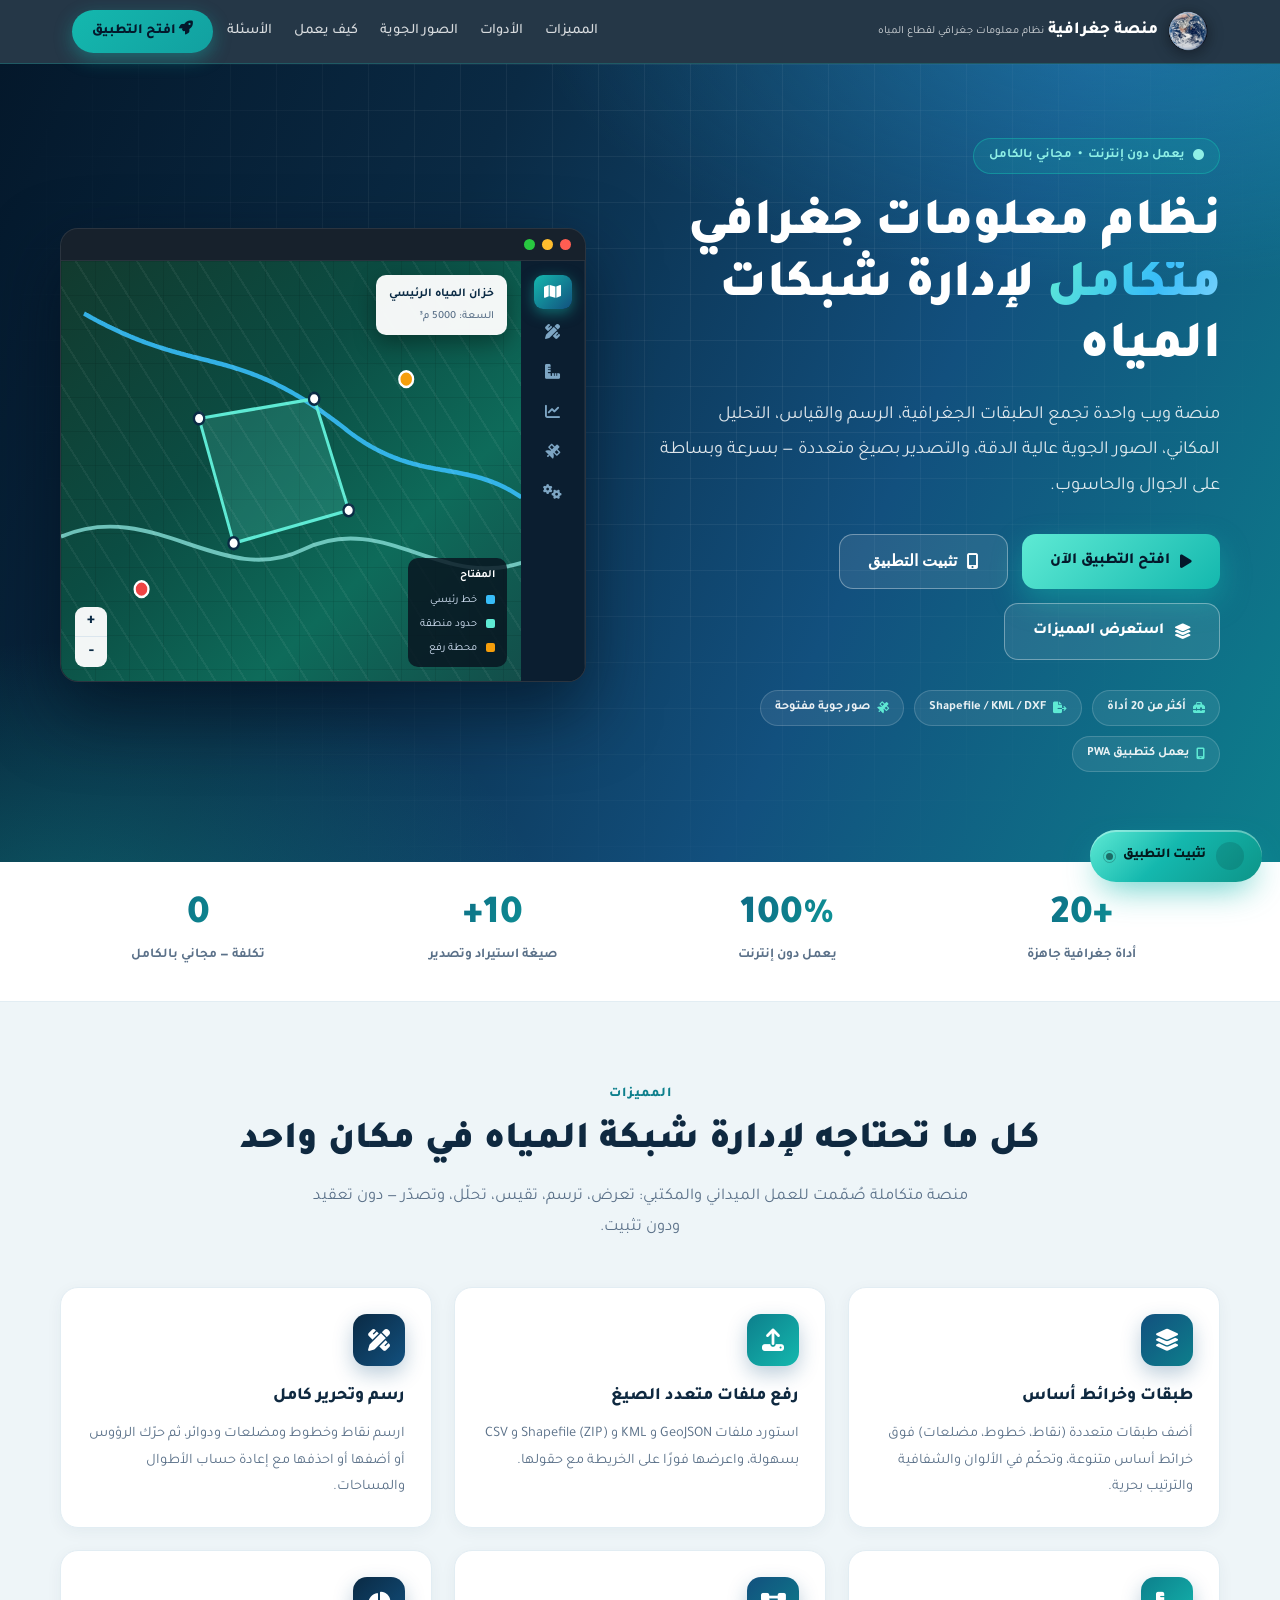
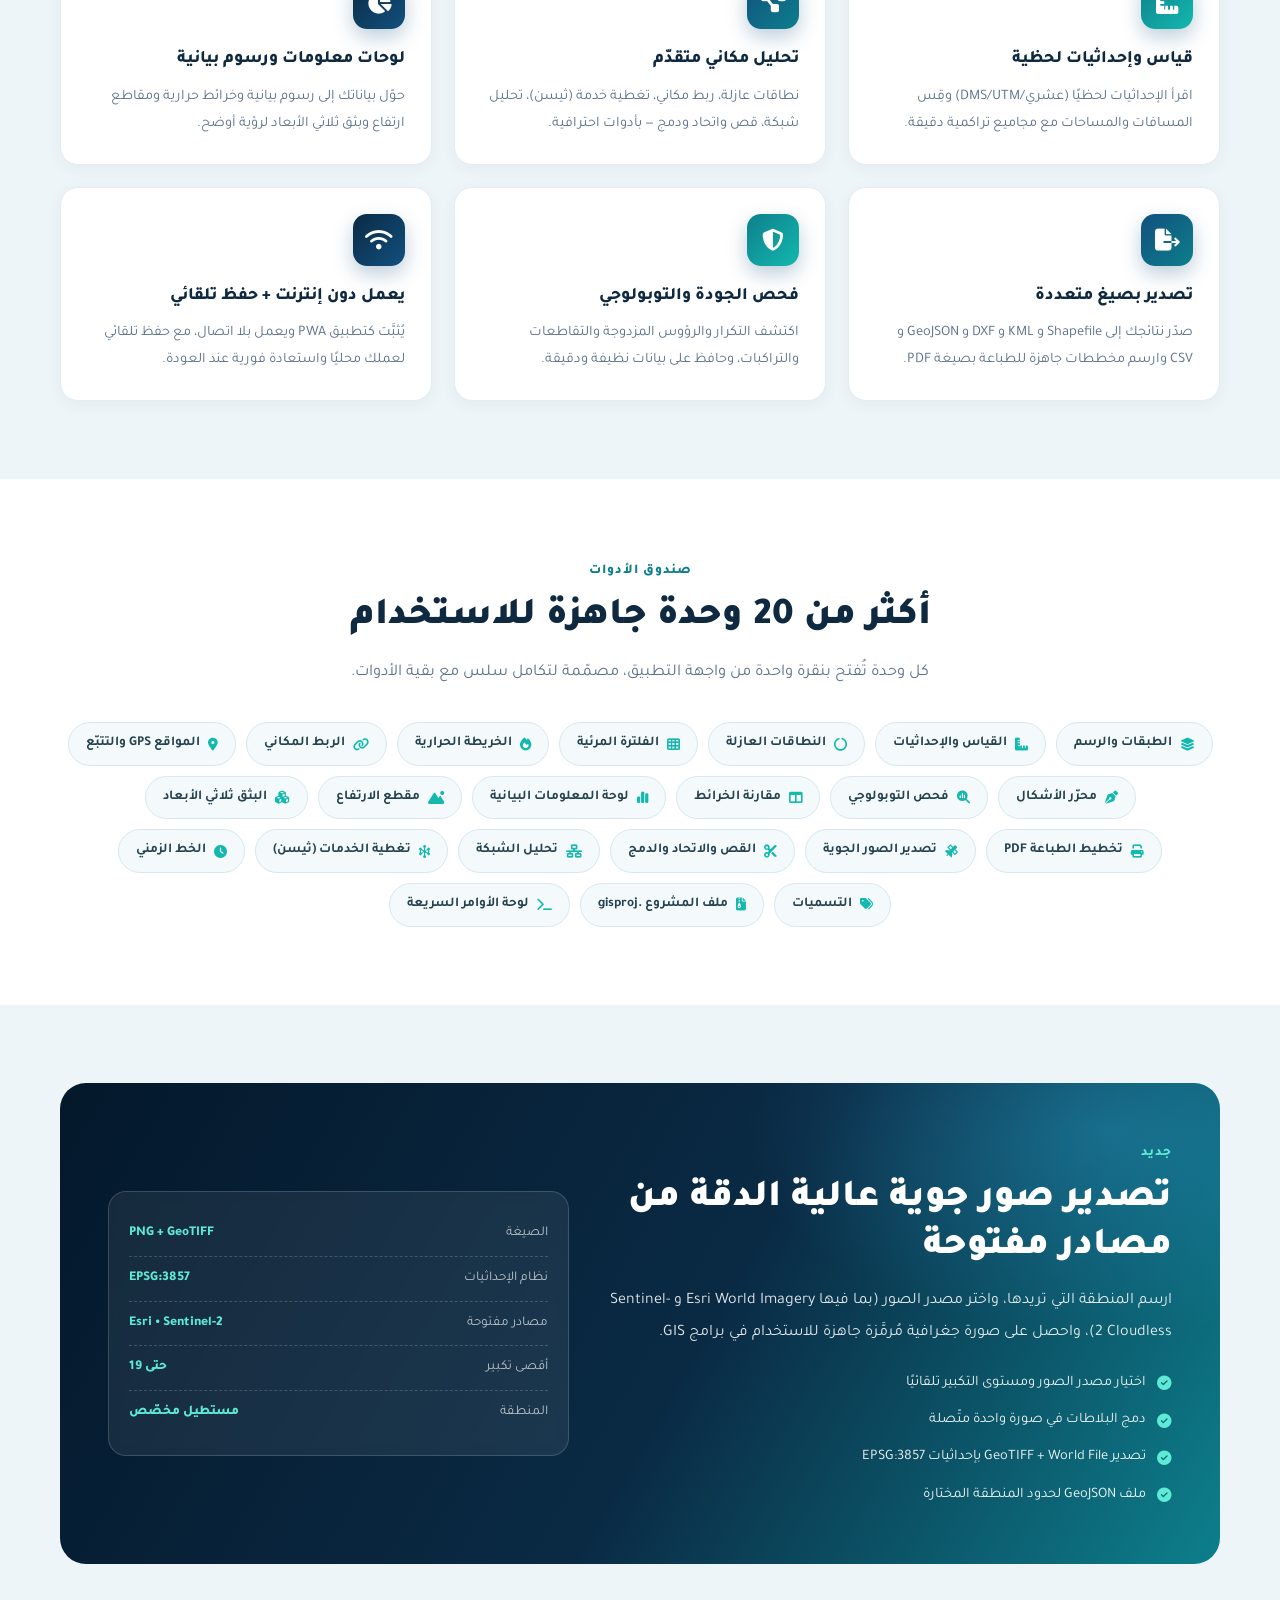
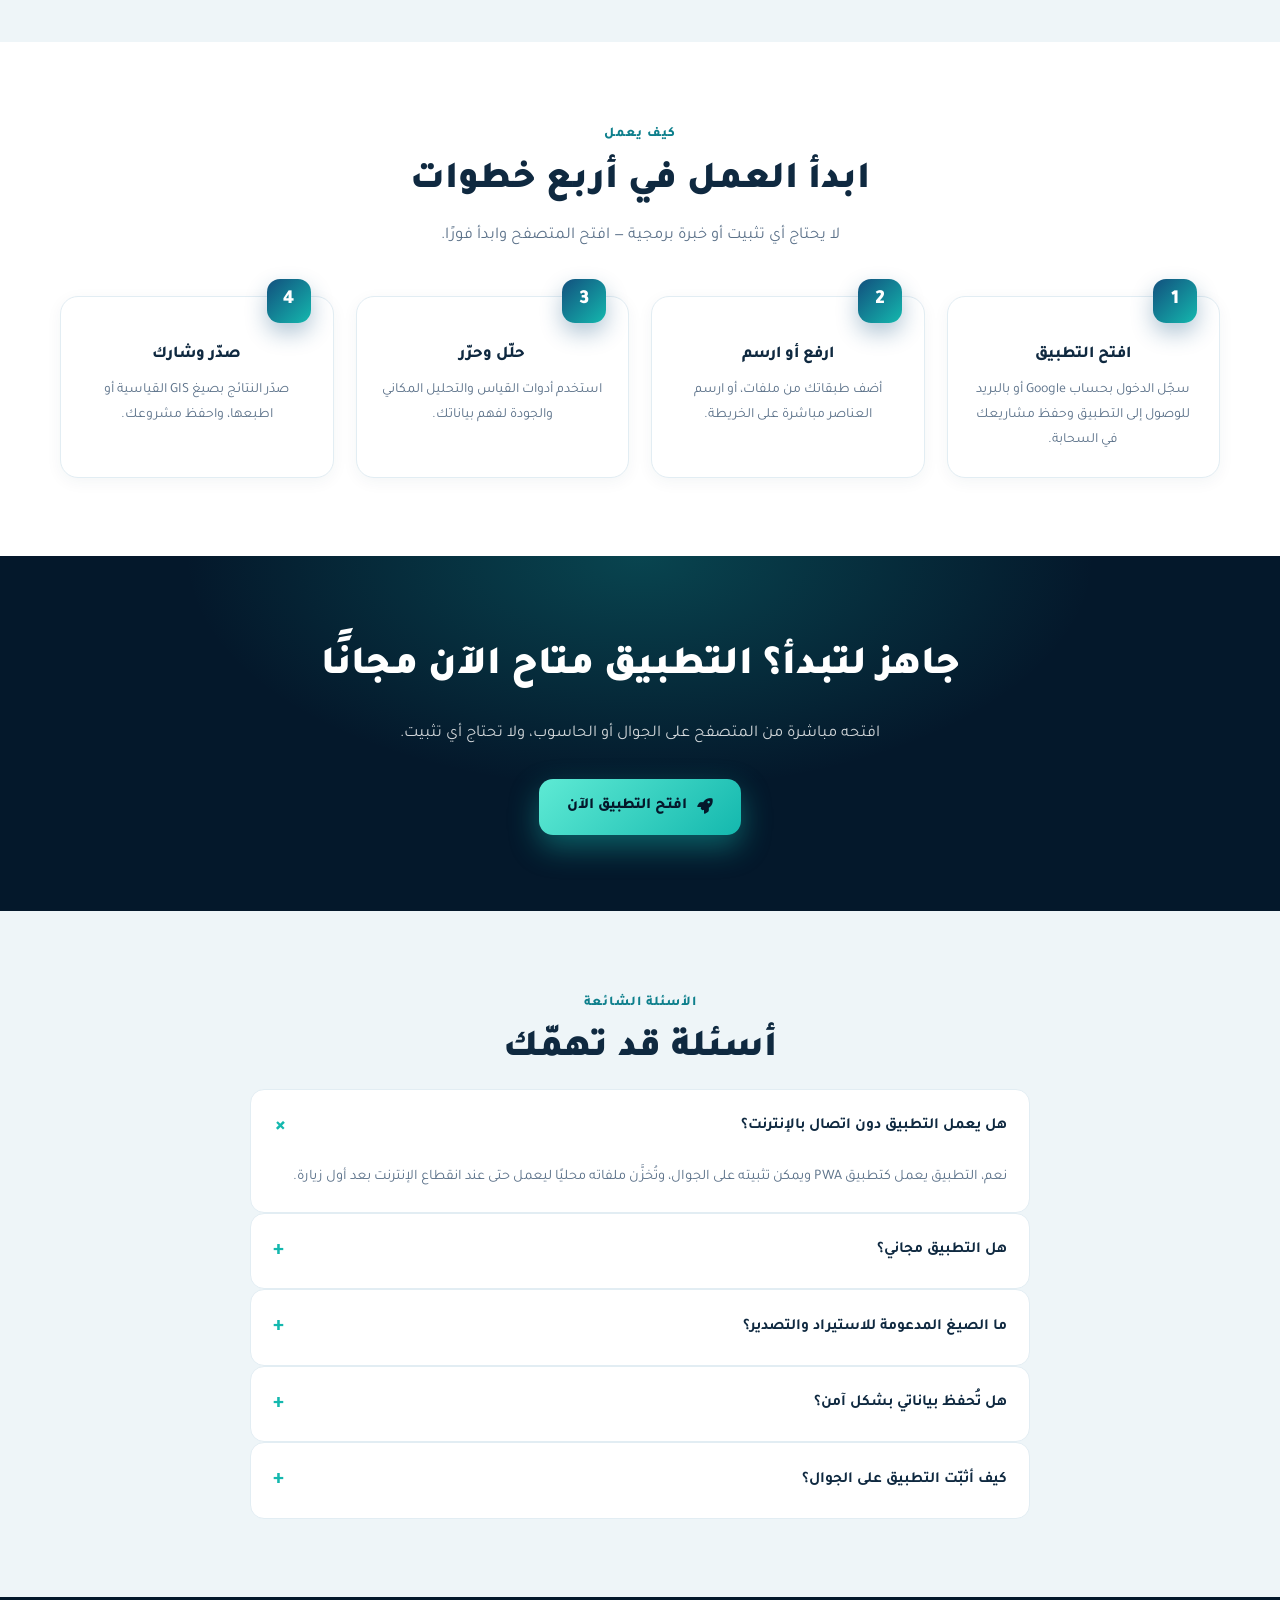
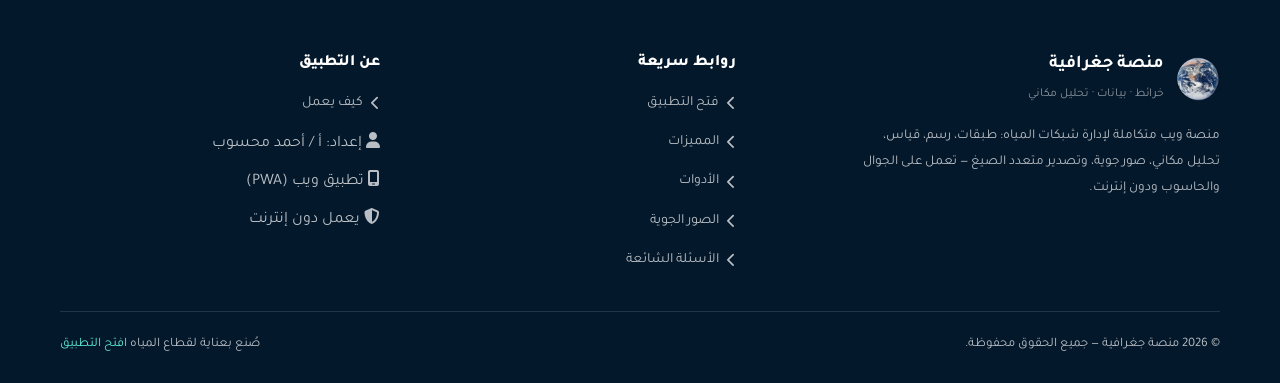
<file: landing.html>
<!DOCTYPE html>
<html lang="ar" dir="rtl">
<head>
<meta charset="UTF-8">
<meta name="viewport" content="width=device-width, initial-scale=1">
<meta name="theme-color" content="#0a2a44">
<title>منصة جغرافية — خرائط وأدوات تحليل مكاني | إعداد أ / أحمد محسوب</title>
<meta name="description" content="تطبيق ويب مجاني لإدارة شبكات المياه: طبقات جغرافية، رسم وقياس، تحليل مكاني، تصدير Shapefile/KML/DXF، صور جوية عالية الدقة من مصادر مفتوحة، ويعمل دون إنترنت.">
<meta name="keywords" content="GIS, نظم المعلومات الجغرافية, قطاع المياه, شبكات المياه, خرائط المياه, خزانات, محطات رفع, تحليل مكاني, Shapefile, KML, DXF, GeoTIFF, صور جوية, water network, web GIS">
<meta name="author" content="أحمد محسوب">
<meta name="robots" content="index, follow">
<meta name="google-site-verification" content="sy2CZQJL3Yo10CgOrphD3suYf40Eu9qSfpPAU7M36-Q">
<link rel="canonical" href="https://geo-spatial-app.github.io/gis-app-web/landing.html">
<meta property="og:type" content="website">
<meta property="og:site_name" content="منصة جغرافية">
<meta property="og:title" content="منصة جغرافية — خرائط وأدوات تحليل مكاني">
<meta property="og:description" content="أكثر من 20 أداة جغرافية لإدارة شبكات المياه: رسم، قياس، تحليل مكاني، تصدير متعدد الصيغ، وصور جوية عالية الدقة — ويعمل دون إنترنت.">
<meta property="og:url" content="https://geo-spatial-app.github.io/gis-app-web/landing.html">
<meta property="og:image" content="https://geo-spatial-app.github.io/gis-app-web/icons/icon-512.png">
<meta property="og:locale" content="ar_AR">
<meta name="twitter:card" content="summary_large_image">
<meta name="twitter:title" content="منصة جغرافية — خرائط وأدوات تحليل مكاني">
<meta name="twitter:description" content="أكثر من 20 أداة جغرافية لإدارة شبكات المياه، مع تصدير متعدد الصيغ وصور جوية عالية الدقة.">
<meta name="twitter:image" content="https://geo-spatial-app.github.io/gis-app-web/icons/icon-512.png">
<link rel="icon" type="image/png" sizes="32x32" href="icons/favicon-32.png">
<link rel="icon" type="image/png" sizes="192x192" href="icons/icon-192.png">
<link rel="apple-touch-icon" href="icons/apple-touch-icon.png">
<link rel="manifest" href="manifest.json">
<meta name="mobile-web-app-capable" content="yes">
<meta name="apple-mobile-web-app-capable" content="yes">
<meta name="apple-mobile-web-app-title" content="منصة جغرافية">
<script>
    window.__gisInstallPrompt = null;
    window.addEventListener('beforeinstallprompt', function (e) {
        e.preventDefault();
        window.__gisInstallPrompt = e;
        try { window.dispatchEvent(new Event('gis:installprompt')); } catch (err) {}
    });
</script>
<link href="https://fonts.googleapis.com/css2?family=Tajawal:wght@400;500;700;800;900&display=swap" rel="stylesheet">
<link rel="stylesheet" href="https://cdnjs.cloudflare.com/ajax/libs/font-awesome/6.4.0/css/all.min.css">
<style>
:root{
    --deep:#04182b; --navy:#0a2a44; --blue:#12507e; --teal:#0d7f8c; --accent:#14b8ae;
    --sky:#38bdf8; --bg:#eef5f8; --ink:#0f2940; --muted:#5b7189; --line:#dbe7ef; --card:#ffffff;
    --grad:linear-gradient(115deg,#04182b 0%,#0a2a44 30%,#12507e 62%,#0d7f8c 100%);
    --shadow:0 18px 46px rgba(6,32,55,.16);
    --radius:18px;
}
*{margin:0;padding:0;box-sizing:border-box}
html{scroll-behavior:smooth}
body{font-family:'Tajawal',system-ui,sans-serif;background:var(--bg);color:var(--ink);line-height:1.75;overflow-x:hidden}
a{color:inherit;text-decoration:none}
img{max-width:100%}
.wrap{width:min(1160px,92vw); margin-inline:auto;}
section{scroll-margin-top:80px;}

/* ===== Nav ===== */
.nav{position:sticky; top:0; z-index:100; backdrop-filter:blur(10px); background:rgba(4,24,43,0.86); border-bottom:1px solid rgba(20,184,174,.28);}
.nav-inner{max-width:1180px; margin:0 auto; padding:10px 22px; display:flex; align-items:center; gap:14px;}
.brand{display:flex; align-items:center; gap:10px; color:#fff; text-decoration:none; min-width:0;}
.brand img{width:40px; height:40px; border-radius:50%; filter:drop-shadow(0 3px 8px rgba(0,0,0,.45));}
.brand .b-t{font-weight:800; font-size:17px; line-height:1.1; white-space:nowrap;}
.brand .b-s{font-size:11px; opacity:.8; white-space:nowrap;}
.nav-links{display:flex; gap:22px; margin-inline-start:auto;}
.nav-links a{color:rgba(255,255,255,.82); font-size:14.5px; font-weight:500; text-decoration:none; transition:.2s; position:relative;}
.nav-links a:hover{color:#fff;}
.nav-cta{background:linear-gradient(135deg,var(--accent),#12a0a0); color:#04182b; font-weight:800; padding:9px 20px; border-radius:24px; font-size:14px; text-decoration:none; white-space:nowrap; box-shadow:0 6px 18px rgba(20,184,174,.4); transition:.2s;}
.nav-cta:hover{transform:translateY(-1px); box-shadow:0 10px 24px rgba(20,184,174,.55);}
.burger{display:none; background:none; border:0; color:#fff; font-size:20px; cursor:pointer;}
@media(max-width:880px){
    .nav-links{display:none; position:absolute; top:100%; inset-inline:0; flex-direction:column; background:rgba(6,26,44,.98); padding:14px 22px; gap:14px; border-bottom:1px solid rgba(20,184,174,.3);}
    .nav-links.open{display:flex;}
    .burger{display:block; margin-inline-start:auto;}
    .nav-cta{display:none;}
}

/* ---- HERO ---- */
.hero{position:relative; overflow:hidden; color:#fff; background:linear-gradient(115deg,#04182b 0%,#0a2a44 32%,#12507e 66%,#0d7f8c 100%); padding:74px 0 90px;}
.hero::before{content:''; position:absolute; inset:0; background:radial-gradient(1000px 480px at 88% -8%, rgba(56,189,248,.32), transparent 60%), radial-gradient(760px 460px at 6% 108%, rgba(20,184,174,.34), transparent 62%);}
.hero::after{content:''; position:absolute; inset:0; background-image:linear-gradient(rgba(255,255,255,.055) 1px,transparent 1px),linear-gradient(90deg,rgba(255,255,255,.055) 1px,transparent 1px); background-size:46px 46px; -webkit-mask-image:radial-gradient(circle at 50% 30%, #000 30%, transparent 78%); mask-image:radial-gradient(circle at 50% 30%, #000 30%, transparent 78%);}
.hero .wrap{position:relative; z-index:2; display:grid; grid-template-columns:1.05fr .95fr; gap:52px; align-items:center;}
.badge{display:inline-flex; align-items:center; gap:8px; background:rgba(20,184,174,.16); border:1px solid rgba(20,184,174,.5); color:#8ff0e6; font-size:13px; font-weight:600; padding:6px 15px; border-radius:30px; margin-bottom:22px;}
.badge i{font-size:11px;}
.hero h1{font-size:clamp(28px,4.6vw,52px); font-weight:900; line-height:1.18; letter-spacing:-.5px; margin-bottom:18px;}
.hero h1 span{background:linear-gradient(120deg,#5eead4,#38bdf8 60%,#7dd3fc); -webkit-background-clip:text; background-clip:text; color:transparent;}
.hero .lead{font-size:clamp(15px,1.7vw,18.5px); color:rgba(255,255,255,.86); line-height:1.9; max-width:560px; margin-bottom:30px;}
.hero-btns{display:flex; flex-wrap:wrap; gap:14px; margin-bottom:30px;}
.btn{display:inline-flex; align-items:center; gap:10px; font-weight:800; font-size:15.5px; padding:14px 28px; border-radius:14px; text-decoration:none; transition:.22s; cursor:pointer; border:0;}
.btn-primary{background:linear-gradient(135deg,#5eead4,#14b8ae); color:#04182b; box-shadow:0 12px 30px rgba(20,184,174,.45);}
.btn-primary:hover{transform:translateY(-2px); box-shadow:0 18px 40px rgba(20,184,174,.6);}
.btn-ghost{background:rgba(255,255,255,.09); color:#fff; border:1.5px solid rgba(255,255,255,.35);}
.btn-ghost:hover{background:rgba(255,255,255,.18);}
.chips{display:flex; flex-wrap:wrap; gap:10px;}
.chip{font-size:12.5px; font-weight:600; color:rgba(255,255,255,.9); background:rgba(255,255,255,.08); border:1px solid rgba(255,255,255,.16); padding:6px 14px; border-radius:22px; display:inline-flex; align-items:center; gap:7px;}
.chip i{color:#5eead4; font-size:12px;}

/* ---- mock ---- */
.mock{position:relative; border-radius:18px; overflow:hidden; box-shadow:0 30px 70px rgba(2,14,26,.6); border:1px solid rgba(255,255,255,.14); background:#08131f;}
.mock-bar{display:flex; align-items:center; gap:7px; padding:10px 14px; background:rgba(255,255,255,.06); border-bottom:1px solid rgba(255,255,255,.08);}
.mock-bar .dot{width:11px; height:11px; border-radius:50%;}
.mock-bar .d1{background:#ff5f57;} .mock-bar .d2{background:#febc2e;} .mock-bar .d3{background:#28c840;}
.mock-url{margin-inline-start:10px; flex:1; background:rgba(255,255,255,.08); color:rgba(255,255,255,.6); font-size:11px; padding:4px 12px; border-radius:8px; text-align:center; direction:ltr;}
.mock-body{display:grid; grid-template-columns:64px 1fr; height:min(52vw,420px); min-height:300px;}
.mock-side{background:#0b1e30; border-inline-start:1px solid rgba(255,255,255,.06); display:flex; flex-direction:column; align-items:center; gap:6px; padding:14px 0;}
.mock-side .mi{width:38px; height:34px; border-radius:9px; display:flex; align-items:center; justify-content:center; color:#7ea6c4; font-size:15px;}
.mock-side .mi.on{background:linear-gradient(135deg,#14b8ae,#12507e); color:#fff; box-shadow:0 4px 14px rgba(20,184,174,.5);}
.mock-canvas{position:relative; background:linear-gradient(135deg,#123a2e 0%,#0b4d43 40%,#0e6b5a 70%,#134e4a 100%); overflow:hidden;}
.mock-canvas::before{content:''; position:absolute; inset:0; background-image:linear-gradient(rgba(0,0,0,.16) 1px,transparent 1px),linear-gradient(90deg,rgba(0,0,0,.16) 1px,transparent 1px); background-size:34px 34px; opacity:.5;}
.mock-canvas::after{content:''; position:absolute; inset:0; background:repeating-linear-gradient(58deg, rgba(255,255,255,.05) 0 2px, transparent 2px 26px);}
.mock-canvas svg{position:absolute; inset:0; width:100%; height:100%;}
.mock-tip{position:absolute; top:14px; inset-inline-start:14px; background:rgba(255,255,255,.95); color:#0a2a44; border-radius:10px; padding:9px 13px; font-size:12px; font-weight:700; box-shadow:0 8px 22px rgba(0,0,0,.35); z-index:3;}
.mock-tip small{display:block; font-weight:500; color:#5b7189; font-size:11px; margin-top:2px;}
.mock-zoom{position:absolute; bottom:14px; inset-inline-end:14px; display:flex; flex-direction:column; background:rgba(255,255,255,.95); border-radius:9px; overflow:hidden; z-index:3;}
.mock-zoom span{width:32px; height:30px; display:flex; align-items:center; justify-content:center; color:#0a2a44; font-weight:800; border-bottom:1px solid #dbe6ee;}
.mock-zoom span:last-child{border-bottom:0;}
.mock-legend{position:absolute; bottom:14px; inset-inline-start:14px; background:rgba(8,19,31,.82); color:#dbeafe; border-radius:10px; padding:8px 12px; font-size:11px; z-index:3; display:flex; flex-direction:column; gap:5px;}
.mock-legend b{font-size:11px; color:#fff; margin-bottom:1px;}
.mock-legend i{display:inline-block; width:9px; height:9px; border-radius:2px; margin-inline-end:6px; vertical-align:middle;}
@media(max-width:880px){
    .hero{padding:52px 0 64px;}
    .hero .wrap{grid-template-columns:1fr; gap:38px;}
    .mock{max-width:520px;}
}

/* ---- stats ---- */
.stats{background:#fff; border-bottom:1px solid #e2edf3;}
.stats .wrap{display:grid; grid-template-columns:repeat(4,1fr); gap:18px; padding:34px 0;}
.stat{text-align:center;}
.stat .n{font-size:clamp(26px,3.4vw,40px); font-weight:900; background:linear-gradient(120deg,#12507e,#0d7f8c,#14b8ae); -webkit-background-clip:text; background-clip:text; color:transparent; line-height:1;}
.stat .l{font-size:13.5px; color:var(--muted); margin-top:8px; font-weight:600;}
@media(max-width:680px){ .stats .wrap{grid-template-columns:repeat(2,1fr); gap:26px 12px;} }

/* ---- section head ---- */
.section{padding:78px 0;}
.section.alt{background:#fff;}
.eyebrow{display:inline-block; color:var(--teal); font-weight:800; font-size:13.5px; letter-spacing:1px; margin-bottom:12px;}
.section h2{font-size:clamp(24px,3.2vw,38px); font-weight:900; color:var(--ink); line-height:1.25; margin-bottom:14px;}
.section .sub{font-size:16.5px; color:var(--muted); max-width:680px; line-height:1.9;}
.center{text-align:center;}
.center .sub{margin-inline:auto;}

/* ---- feature cards ---- */
.grid{display:grid; grid-template-columns:repeat(3,1fr); gap:22px; margin-top:44px;}
.card{background:#fff; border:1px solid #e2edf3; border-radius:18px; padding:26px; transition:.24s; box-shadow:0 4px 16px rgba(16,50,80,.05);}
.section.alt .card{background:#f7fbfd;}
.card:hover{transform:translateY(-5px); box-shadow:0 20px 42px rgba(16,50,80,.13); border-color:#bfe6e0;}
.card .ic{width:52px; height:52px; border-radius:14px; display:flex; align-items:center; justify-content:center; font-size:22px; color:#fff; background:linear-gradient(135deg,#12507e,#0d7f8c); margin-bottom:16px; box-shadow:0 8px 20px rgba(18,80,126,.28);}
.card:nth-child(2n) .ic{background:linear-gradient(135deg,#0d7f8c,#14b8ae);}
.card:nth-child(3n) .ic{background:linear-gradient(135deg,#0a2a44,#12507e);}
.card h3{font-size:17.5px; font-weight:800; color:var(--ink); margin-bottom:8px;}
.card p{font-size:14.5px; color:var(--muted); line-height:1.85;}
@media(max-width:900px){ .grid{grid-template-columns:repeat(2,1fr);} }
@media(max-width:600px){ .grid{grid-template-columns:1fr;} }

/* ---- tools pills ---- */
.pills{display:flex; flex-wrap:wrap; gap:10px; margin-top:34px; justify-content:center;}
.pill{background:#fff; border:1px solid #d7e7ef; border-radius:30px; padding:9px 17px; font-size:13.5px; font-weight:600; color:#25424f; display:inline-flex; align-items:center; gap:8px; transition:.2s;}
.section.alt .pill{background:#f4fafc;}
.pill i{color:var(--accent); font-size:13px;}
.pill:hover{border-color:var(--accent); transform:translateY(-2px); box-shadow:0 8px 18px rgba(20,184,174,.16);}

/* ---- imagery highlight ---- */
.imagery{background:linear-gradient(120deg,#04182b,#0a2a44 55%,#0d7f8c); color:#fff; border-radius:26px; overflow:hidden; position:relative; padding:56px 48px; display:grid; grid-template-columns:1.1fr .9fr; gap:40px; align-items:center;}
.imagery::before{content:''; position:absolute; inset:0; background:radial-gradient(600px 340px at 90% 10%, rgba(56,189,248,.28), transparent 60%);}
.imagery .txt{position:relative; z-index:2;}
.imagery h2{color:#fff;}
.imagery p{color:rgba(255,255,255,.88); font-size:16px; line-height:1.95; margin-bottom:22px;}
.imagery ul{list-style:none; display:flex; flex-direction:column; gap:12px; position:relative; z-index:2;}
.imagery li{display:flex; align-items:center; gap:11px; font-size:14.5px; color:rgba(255,255,255,.92);}
.imagery li i{color:#5eead4;}
.imagery-card{position:relative; z-index:2; background:rgba(255,255,255,.07); border:1px solid rgba(255,255,255,.16); border-radius:18px; padding:20px; backdrop-filter:blur(6px);}
.imagery-card .row{display:flex; justify-content:space-between; font-size:13.5px; padding:10px 0; border-bottom:1px dashed rgba(255,255,255,.18);}
.imagery-card .row:last-child{border-bottom:0;}
.imagery-card .k{color:rgba(255,255,255,.7);}
.imagery-card .v{font-weight:800; color:#5eead4; font-family:'Tajawal';}
@media(max-width:880px){ .imagery{grid-template-columns:1fr; padding:40px 26px;} }

/* ---- steps ---- */
.steps{display:grid; grid-template-columns:repeat(4,1fr); gap:22px; margin-top:44px; counter-reset:s;}
.step{position:relative; background:#fff; border:1px solid #e2edf3; border-radius:18px; padding:30px 22px 24px; box-shadow:0 4px 16px rgba(16,50,80,.05);}
.step::before{counter-increment:s; content:counter(s); position:absolute; top:-18px; inset-inline-start:22px; width:44px; height:44px; border-radius:13px; background:linear-gradient(135deg,#12507e,#14b8ae); color:#fff; font-size:20px; font-weight:900; display:flex; align-items:center; justify-content:center; box-shadow:0 10px 22px rgba(18,80,126,.32);}
.step h3{font-size:16.5px; font-weight:800; margin:14px 0 8px; color:var(--ink);}
.step p{font-size:14px; color:var(--muted); line-height:1.8;}
@media(max-width:880px){ .steps{grid-template-columns:repeat(2,1fr); gap:34px 18px;} }
@media(max-width:520px){ .steps{grid-template-columns:1fr;} }

/* ---- CTA band ---- */
.cta{background:#04182b; color:#fff; text-align:center; padding:76px 0; position:relative; overflow:hidden;}
.cta::before{content:''; position:absolute; inset:0; background:radial-gradient(700px 360px at 50% 0%, rgba(20,184,174,.28), transparent 65%);}
.cta .wrap{position:relative; z-index:2;}
.cta h2{color:#fff; font-size:clamp(24px,3.4vw,40px); font-weight:900; margin-bottom:16px;}
.cta p{color:rgba(255,255,255,.82); font-size:16.5px; max-width:600px; margin:0 auto 30px; line-height:1.9;}

/* ---- FAQ ---- */
.faq{max-width:820px; margin:44px auto 0; display:flex; flex-direction:column; gap:12px;}
.q{background:#fff; border:1px solid #e2edf3; border-radius:14px; overflow:hidden;}
.section:not(.alt) .q{background:#fff;}
.cta + .section .q{background:#fff;}
.q summary{padding:18px 22px; font-weight:700; font-size:15.5px; color:var(--ink); cursor:pointer; list-style:none; display:flex; justify-content:space-between; align-items:center; gap:14px;}
.q summary::-webkit-details-marker{display:none;}
.q summary::after{content:'+'; font-size:22px; color:var(--accent); font-weight:700; transition:.2s;}
.q[open] summary::after{transform:rotate(45deg);}
.q .a{padding:0 22px 20px; color:var(--muted); font-size:14.5px; line-height:1.9;}

/* ---- footer ---- */
footer{background:#04182b; color:rgba(255,255,255,.72); padding:52px 0 26px;}
.foot-grid{display:grid; grid-template-columns:1.4fr 1fr 1fr; gap:36px; padding-bottom:34px; border-bottom:1px solid rgba(255,255,255,.12);}
.foot-brand{display:flex; align-items:center; gap:12px; margin-bottom:16px;}
.foot-brand img{width:44px; height:44px; border-radius:50%;}
.foot-brand b{color:#fff; font-size:18px; display:block;}
.foot-brand small{font-size:12px; opacity:.75;}
footer p{font-size:13.5px; line-height:1.9; max-width:360px;}
footer h4{color:#fff; font-size:16px; font-weight:800; margin-bottom:14px;}
footer ul{list-style:none; display:flex; flex-direction:column; gap:10px;}
footer ul a{color:rgba(255,255,255,.72); text-decoration:none; font-size:14px; transition:.2s; display:inline-flex; align-items:center; gap:8px;}
footer ul a:hover{color:#5eead4;}
.foot-bottom{padding-top:22px; display:flex; flex-wrap:wrap; gap:12px; justify-content:space-between; align-items:center; font-size:13px;}
.foot-bottom a{color:#5eead4; text-decoration:none;}
@media(max-width:760px){ .foot-grid{grid-template-columns:1fr; gap:28px;} }

/* ---- English (LTR) typography ---- */
html[dir="ltr"] body{font-family:'Segoe UI',system-ui,-apple-system,sans-serif;}
html[dir="ltr"] .hero h1{letter-spacing:-.6px;}
html[dir="ltr"] .brand .b-t,
html[dir="ltr"] .brand .b-s{letter-spacing:0;}
</style>
</head>
<body>

<nav class="nav">
    <div class="nav-inner">
        <a class="brand" href="#top">
            <img src="icons/logo.png" alt="شعار منصة جغرافية">
            <span>
                <span class="b-t">منصة جغرافية</span>
                <span class="b-s">نظام معلومات جغرافي لقطاع المياه</span>
            </span>
        </a>
        <button class="burger" id="burger" aria-label="القائمة"><i class="fas fa-bars"></i></button>
        <div class="nav-links" id="navLinks">
            <a href="#features">المميزات</a>
            <a href="#tools">الأدوات</a>
            <a href="#imagery">الصور الجوية</a>
            <a href="#how">كيف يعمل</a>
            <a href="#faq">الأسئلة</a>
        </div>
        <a class="nav-cta" href="index.html"><i class="fas fa-rocket"></i> افتح التطبيق</a>
    </div>
</nav>

<header class="hero" id="top">
    <div class="wrap">
        <div>
            <span class="badge"><i class="fas fa-circle"></i> يعمل دون إنترنت &nbsp;•&nbsp; مجاني بالكامل</span>
            <h1>نظام معلومات جغرافي <span>متكامل</span> لإدارة شبكات المياه</h1>
            <p class="lead">منصة ويب واحدة تجمع الطبقات الجغرافية، الرسم والقياس، التحليل المكاني، الصور الجوية عالية الدقة، والتصدير بصيغ متعددة — بسرعة وبساطة على الجوال والحاسوب.</p>
            <div class="hero-btns">
                <a class="btn btn-primary" href="index.html"><i class="fas fa-play"></i> افتح التطبيق الآن</a>
                <button class="btn btn-ghost" type="button" id="landingInstallBtn"><i class="fas fa-mobile-screen-button"></i> تثبيت التطبيق</button>
                <a class="btn btn-ghost" href="#features"><i class="fas fa-layer-group"></i> استعرض المميزات</a>
            </div>
            <div class="chips">
                <span class="chip"><i class="fas fa-toolbox"></i> أكثر من 20 أداة</span>
                <span class="chip"><i class="fas fa-file-export"></i> Shapefile / KML / DXF</span>
                <span class="chip"><i class="fas fa-satellite"></i> صور جوية مفتوحة</span>
                <span class="chip"><i class="fas fa-mobile-screen"></i> يعمل كتطبيق PWA</span>
            </div>
        </div>
        <div class="mock" aria-hidden="true">
            <div class="mock-bar"><span style="width:11px;height:11px;border-radius:50%;background:#ff5d52"></span><span style="width:11px;height:11px;border-radius:50%;background:#ffbd2e"></span><span style="width:11px;height:11px;border-radius:50%;background:#28c840"></span><div style="flex:1"></div></div>
            <div class="mock-body">
                <div class="mock-side">
                    <span class="mi on"><i class="fas fa-map"></i></span>
                    <span class="mi"><i class="fas fa-pen-ruler"></i></span>
                    <span class="mi"><i class="fas fa-ruler-combined"></i></span>
                    <span class="mi"><i class="fas fa-chart-line"></i></span>
                    <span class="mi"><i class="fas fa-satellite"></i></span>
                    <span class="mi"><i class="fas fa-gears"></i></span>
                </div>
                <div class="mock-canvas">
                    <svg viewBox="0 0 400 320" preserveAspectRatio="none">
                        <path d="M0 210 C80 180 140 250 210 220 C280 190 330 250 400 230" fill="none" stroke="#7fd8cf" stroke-width="3" opacity=".85"/>
                        <path d="M20 40 C120 90 150 60 250 130 C310 170 350 150 400 180" fill="none" stroke="#38bdf8" stroke-width="3.5" opacity=".9" stroke-dasharray="2 0"/>
                        <polygon points="120,120 220,105 250,190 150,215" fill="rgba(94,234,212,.18)" stroke="#5eead4" stroke-width="2.5"/>
                        <circle cx="120" cy="120" r="4.5" fill="#fff" stroke="#0a2a44" stroke-width="2"/>
                        <circle cx="220" cy="105" r="4.5" fill="#fff" stroke="#0a2a44" stroke-width="2"/>
                        <circle cx="250" cy="190" r="4.5" fill="#fff" stroke="#0a2a44" stroke-width="2"/>
                        <circle cx="150" cy="215" r="4.5" fill="#fff" stroke="#0a2a44" stroke-width="2"/>
                        <circle cx="300" cy="90" r="6" fill="#f59e0b" stroke="#fff" stroke-width="2"/>
                        <circle cx="70" cy="250" r="6" fill="#ef4444" stroke="#fff" stroke-width="2"/>
                    </svg>
                    <div class="mock-tip">خزان المياه الرئيسي<small>السعة: 5000 م³</small></div>
                    <div class="mock-zoom"><span>+</span><span>-</span></div>
                    <div class="mock-legend">
                        <b>المفتاح</b>
                        <span><i style="background:#38bdf8"></i> خط رئيسي</span>
                        <span><i style="background:#5eead4"></i> حدود منطقة</span>
                        <span><i style="background:#f59e0b"></i> محطة رفع</span>
                    </div>
                </div>
            </div>
        </div>
    </div>
</header>

<section class="stats">
    <div class="wrap">
        <div class="stat"><div class="n">+20</div><div class="l">أداة جغرافية جاهزة</div></div>
        <div class="stat"><div class="n">100%</div><div class="l">يعمل دون إنترنت</div></div>
        <div class="stat"><div class="n">10+</div><div class="l">صيغة استيراد وتصدير</div></div>
        <div class="stat"><div class="n">0</div><div class="l">تكلفة — مجاني بالكامل</div></div>
    </div>
</section>

<section class="section" id="features">
    <div class="wrap">
        <div class="center">
            <span class="eyebrow">المميزات</span>
            <h2>كل ما تحتاجه لإدارة شبكة المياه في مكان واحد</h2>
            <p class="sub">منصة متكاملة صُمّمت للعمل الميداني والمكتبي: تعرض، ترسم، تقيس، تحلّل، وتصدّر — دون تعقيد ودون تثبيت.</p>
        </div>
        <div class="grid">
            <div class="card"><div class="ic"><i class="fas fa-layer-group"></i></div><h3>طبقات وخرائط أساس</h3><p>أضف طبقات متعددة (نقاط، خطوط، مضلعات) فوق خرائط أساس متنوعة، وتحكّم في الألوان والشفافية والترتيب بحرية.</p></div>
            <div class="card"><div class="ic"><i class="fas fa-upload"></i></div><h3>رفع ملفات متعدد الصيغ</h3><p>استورد ملفات GeoJSON و KML و Shapefile (ZIP) و CSV بسهولة، واعرضها فورًا على الخريطة مع حقولها.</p></div>
            <div class="card"><div class="ic"><i class="fas fa-pen-ruler"></i></div><h3>رسم وتحرير كامل</h3><p>ارسم نقاط وخطوط ومضلعات ودوائر، ثم حرّك الرؤوس أو أضفها أو احذفها مع إعادة حساب الأطوال والمساحات.</p></div>
            <div class="card"><div class="ic"><i class="fas fa-ruler-combined"></i></div><h3>قياس وإحداثيات لحظية</h3><p>اقرأ الإحداثيات لحظيًا (عشري/DMS/UTM) وقِس المسافات والمساحات مع مجاميع تراكمية دقيقة.</p></div>
            <div class="card"><div class="ic"><i class="fas fa-diagram-project"></i></div><h3>تحليل مكاني متقدّم</h3><p>نطاقات عازلة، ربط مكاني، تغطية خدمة (ثيسن)، تحليل شبكة، قص واتحاد ودمج — بأدوات احترافية.</p></div>
            <div class="card"><div class="ic"><i class="fas fa-chart-pie"></i></div><h3>لوحات معلومات ورسوم بيانية</h3><p>حوّل بياناتك إلى رسوم بيانية وخرائط حرارية ومقاطع ارتفاع وبثق ثلاثي الأبعاد لرؤية أوضح.</p></div>
            <div class="card"><div class="ic"><i class="fas fa-file-export"></i></div><h3>تصدير بصيغ متعددة</h3><p>صدّر نتائجك إلى Shapefile و KML و DXF و GeoJSON و CSV وارسم مخططات جاهزة للطباعة بصيغة PDF.</p></div>
            <div class="card"><div class="ic"><i class="fas fa-shield-halved"></i></div><h3>فحص الجودة والتوبولوجي</h3><p>اكتشف التكرار والرؤوس المزدوجة والتقاطعات والتراكبات، وحافظ على بيانات نظيفة ودقيقة.</p></div>
            <div class="card"><div class="ic"><i class="fas fa-wifi"></i></div><h3>يعمل دون إنترنت + حفظ تلقائي</h3><p>يُثبَّت كتطبيق PWA ويعمل بلا اتصال، مع حفظ تلقائي لعملك محليًا واستعادة فورية عند العودة.</p></div>
        </div>
    </div>
</section>

<section class="section alt" id="tools">
    <div class="wrap center">
        <span class="eyebrow">صندوق الأدوات</span>
        <h2>أكثر من 20 وحدة جاهزة للاستخدام</h2>
        <p class="sub">كل وحدة تُفتح بنقرة واحدة من واجهة التطبيق، مصمّمة لتكامل سلس مع بقية الأدوات.</p>
        <div class="pills">
            <span class="pill"><i class="fas fa-layer-group"></i> الطبقات والرسم</span>
            <span class="pill"><i class="fas fa-ruler-combined"></i> القياس والإحداثيات</span>
            <span class="pill"><i class="fas fa-circle-notch"></i> النطاقات العازلة</span>
            <span class="pill"><i class="fas fa-table-cells"></i> الفلترة المرئية</span>
            <span class="pill"><i class="fas fa-fire"></i> الخريطة الحرارية</span>
            <span class="pill"><i class="fas fa-link"></i> الربط المكاني</span>
            <span class="pill"><i class="fas fa-location-dot"></i> المواقع GPS والتتبّع</span>
            <span class="pill"><i class="fas fa-pen-nib"></i> محرّر الأشكال</span>
            <span class="pill"><i class="fas fa-magnifying-glass-chart"></i> فحص التوبولوجي</span>
            <span class="pill"><i class="fas fa-columns"></i> مقارنة الخرائط</span>
            <span class="pill"><i class="fas fa-chart-simple"></i> لوحة المعلومات البيانية</span>
            <span class="pill"><i class="fas fa-mountain-sun"></i> مقطع الارتفاع</span>
            <span class="pill"><i class="fas fa-cubes"></i> البثق ثلاثي الأبعاد</span>
            <span class="pill"><i class="fas fa-print"></i> تخطيط الطباعة PDF</span>
            <span class="pill"><i class="fas fa-satellite"></i> تصدير الصور الجوية</span>
            <span class="pill"><i class="fas fa-scissors"></i> القص والاتحاد والدمج</span>
            <span class="pill"><i class="fas fa-network-wired"></i> تحليل الشبكة</span>
            <span class="pill"><i class="fas fa-hexagon-nodes"></i> تغطية الخدمات (ثيسن)</span>
            <span class="pill"><i class="fas fa-clock"></i> الخط الزمني</span>
            <span class="pill"><i class="fas fa-tags"></i> التسميات</span>
            <span class="pill"><i class="fas fa-file-zipper"></i> ملف المشروع .gisproj</span>
            <span class="pill"><i class="fas fa-terminal"></i> لوحة الأوامر السريعة</span>
        </div>
    </div>
</section>

<section class="section" id="imagery">
    <div class="wrap">
        <div class="imagery">
            <div class="txt">
                <span class="eyebrow" style="color:#5eead4">جديد</span>
                <h2>تصدير صور جوية عالية الدقة من مصادر مفتوحة</h2>
                <p>ارسم المنطقة التي تريدها، واختر مصدر الصور (بما فيها Esri World Imagery و Sentinel-2 Cloudless)، واحصل على صورة جغرافية مُرمَّزة جاهزة للاستخدام في برامج GIS.</p>
                <ul>
                    <li><i class="fas fa-circle-check"></i> اختيار مصدر الصور ومستوى التكبير تلقائيًا</li>
                    <li><i class="fas fa-circle-check"></i> دمج البلاطات في صورة واحدة متّصلة</li>
                    <li><i class="fas fa-circle-check"></i> تصدير GeoTIFF + World File بإحداثيات EPSG:3857</li>
                    <li><i class="fas fa-circle-check"></i> ملف GeoJSON لحدود المنطقة المختارة</li>
                </ul>
            </div>
            <div class="imagery-card">
                <div class="row"><span class="k">الصيغة</span><span class="v">PNG + GeoTIFF</span></div>
                <div class="row"><span class="k">نظام الإحداثيات</span><span class="v">EPSG:3857</span></div>
                <div class="row"><span class="k">مصادر مفتوحة</span><span class="v">Esri • Sentinel-2</span></div>
                <div class="row"><span class="k">أقصى تكبير</span><span class="v">حتى 19</span></div>
                <div class="row"><span class="k">المنطقة</span><span class="v">مستطيل مخصّص</span></div>
            </div>
        </div>
    </div>
</section>

<section class="section alt" id="how">
    <div class="wrap center">
        <span class="eyebrow">كيف يعمل</span>
        <h2>ابدأ العمل في أربع خطوات</h2>
        <p class="sub">لا يحتاج أي تثبيت أو خبرة برمجية — افتح المتصفح وابدأ فورًا.</p>
        <div class="steps">
            <div class="step"><h3>افتح التطبيق</h3><p>سجّل الدخول بحساب Google أو بالبريد للوصول إلى التطبيق وحفظ مشاريعك في السحابة.</p></div>
            <div class="step"><h3>ارفع أو ارسم</h3><p>أضف طبقاتك من ملفات، أو ارسم العناصر مباشرة على الخريطة.</p></div>
            <div class="step"><h3>حلّل وحرّر</h3><p>استخدم أدوات القياس والتحليل المكاني والجودة لفهم بياناتك.</p></div>
            <div class="step"><h3>صدّر وشارك</h3><p>صدّر النتائج بصيغ GIS القياسية أو اطبعها، واحفظ مشروعك.</p></div>
        </div>
    </div>
</section>

<section class="cta">
    <div class="wrap">
        <h2>جاهز لتبدأ؟ التطبيق متاح الآن مجانًا</h2>
        <p>افتحه مباشرة من المتصفح على الجوال أو الحاسوب، ولا تحتاج أي تثبيت.</p>
        <a class="btn btn-primary" href="index.html"><i class="fas fa-rocket"></i> افتح التطبيق الآن</a>
    </div>
</section>

<section class="section" id="faq">
    <div class="wrap">
        <div class="center">
            <span class="eyebrow">الأسئلة الشائعة</span>
            <h2>أسئلة قد تهمّك</h2>
        </div>
        <div style="max-width:780px;margin:0 auto;">
            <details class="q" open><summary>هل يعمل التطبيق دون اتصال بالإنترنت؟</summary><div class="a">نعم، التطبيق يعمل كتطبيق PWA ويمكن تثبيته على الجوال، وتُخزَّن ملفاته محليًا ليعمل حتى عند انقطاع الإنترنت بعد أول زيارة.</div></details>
            <details class="q"><summary>هل التطبيق مجاني؟</summary><div class="a">نعم، التطبيق مجاني بالكامل ومفتوح الاستخدام لإدارة شبكات المياه وأعمال GIS الميدانية.</div></details>
            <details class="q"><summary>ما الصيغ المدعومة للاستيراد والتصدير؟</summary><div class="a">الاستيراد: GeoJSON و KML و Shapefile (ZIP) و CSV. التصدير: Shapefile و KML و DXF و GeoJSON و CSV، بالإضافة إلى GeoTIFF والصور الجوية ومخططات PDF.</div></details>
            <details class="q"><summary>هل تُحفظ بياناتي بشكل آمن؟</summary><div class="a">تُحفظ بياناتك محليًا على جهازك تلقائيًا، ويمكنك اختياريًا تسجيل الدخول لمزامنة مشاريعك مع حسابك السحابي الخاص.</div></details>
            <details class="q"><summary>كيف أثبّت التطبيق على الجوال؟</summary><div class="a">افتح التطبيق في المتصفح ثم اختر «إضافة إلى الشاشة الرئيسية» (Android) أو «إضافة إلى الشاشة الرئيسية» من قائمة المشاركة (iOS)، ليصبح كأي تطبيق مستقل.</div></details>
        </div>
    </div>
</section>

<footer>
    <div class="wrap">
        <div class="foot-grid">
            <div>
                <div class="foot-brand">
                    <img src="icons/logo.png" alt="شعار منصة جغرافية">
                    <span><b>منصة جغرافية</b><small>خرائط · بيانات · تحليل مكاني</small></span>
                </div>
                <p>منصة ويب متكاملة لإدارة شبكات المياه: طبقات، رسم، قياس، تحليل مكاني، صور جوية، وتصدير متعدد الصيغ — تعمل على الجوال والحاسوب ودون إنترنت.</p>
            </div>
            <div>
                <h4>روابط سريعة</h4>
                <ul>
                    <li><a href="index.html"><i class="fas fa-chevron-left"></i> فتح التطبيق</a></li>
                    <li><a href="#features"><i class="fas fa-chevron-left"></i> المميزات</a></li>
                    <li><a href="#tools"><i class="fas fa-chevron-left"></i> الأدوات</a></li>
                    <li><a href="#imagery"><i class="fas fa-chevron-left"></i> الصور الجوية</a></li>
                    <li><a href="#faq"><i class="fas fa-chevron-left"></i> الأسئلة الشائعة</a></li>
                </ul>
            </div>
            <div>
                <h4>عن التطبيق</h4>
                <ul>
                    <li><a href="#how"><i class="fas fa-chevron-left"></i> كيف يعمل</a></li>
                    <li><span><i class="fas fa-user"></i> إعداد: أ / أحمد محسوب</span></li>
                    <li><span><i class="fas fa-mobile-screen"></i> تطبيق ويب (PWA)</span></li>
                    <li><span><i class="fas fa-shield-halved"></i> يعمل دون إنترنت</span></li>
                </ul>
            </div>
        </div>
        <div class="foot-bottom">
            <span>© <span id="yr">2026</span> منصة جغرافية — جميع الحقوق محفوظة.</span>
            <span>صُنع بعناية لقطاع المياه <a href="index.html">افتح التطبيق</a></span>
        </div>
    </div>
</footer>

<script type="application/ld+json">
{
  "@context": "https://schema.org",
  "@type": "SoftwareApplication",
  "name": "منصة جغرافية",
  "alternateName": "نظام المعلومات الجغرافية لقطاع المياه",
  "applicationCategory": "BusinessApplication",
  "operatingSystem": "Web (Android, iOS, Windows, macOS, Linux)",
  "description": "تطبيق ويب متكامل لإدارة شبكات المياه: طبقات جغرافية، رفع ملفات، رسم، قياسات، تحليل مكاني، صور جوية عالية الدقة من مصادر مفتوحة، وتصدير Shapefile/KML/DXF/GeoTIFF.",
  "url": "https://geo-spatial-app.github.io/gis-app-web/",
  "inLanguage": "ar",
  "author": { "@type": "Person", "name": "أحمد محسوب" },
  "offers": { "@type": "Offer", "price": "0", "priceCurrency": "USD" },
  "featureList": [
    "طبقات وخرائط أساس متعددة",
    "رسم وتحرير الأشكال",
    "قياس وإحداثيات",
    "تحليل مكاني ونطاقات عازلة",
    "تصدير Shapefile و KML و DXF",
    "تصدير صور جوية GeoTIFF",
    "يعمل دون إنترنت"
  ]
}
</script>
<script type="application/ld+json">
{
  "@context": "https://schema.org",
  "@type": "FAQPage",
  "mainEntity": [
    { "@type": "Question", "name": "هل يعمل التطبيق دون إنترنت؟", "acceptedAnswer": { "@type": "Answer", "text": "نعم، يُثبَّت كتطبيق PWA ويعمل دون اتصال بعد فتحه مرة واحدة." } },
    { "@type": "Question", "name": "هل التطبيق مجاني؟", "acceptedAnswer": { "@type": "Answer", "text": "نعم، التطبيق مجاني بالكامل." } },
    { "@type": "Question", "name": "ما الصيغ المدعومة للاستيراد والتصدير؟", "acceptedAnswer": { "@type": "Answer", "text": "الاستيراد: GeoJSON و KML و Shapefile (ZIP) و CSV. التصدير: Shapefile و KML و DXF و GeoJSON و CSV و GeoTIFF و PDF." } }
  ]
}
</script>
<script>
document.getElementById('yr').textContent = new Date().getFullYear();
var burger = document.getElementById('burger');
var links = document.getElementById('navLinks');
burger.addEventListener('click', function () { links.classList.toggle('open'); });
links.addEventListener('click', function (e) { if (e.target.tagName === 'A') links.classList.remove('open'); });
</script>
<script src="js/gis-pwa-install.js"></script>
<script src="js/gis-lang.js"></script>
<script>
(function () {
    var b = document.getElementById('landingInstallBtn');
    if (!b) { return; }
    if (window.GisInstall && window.GisInstall.isStandalone()) {
        b.style.display = 'none';
        return;
    }
    b.addEventListener('click', function () {
        if (window.GisInstall) { window.GisInstall.install(); }
        else { location.href = 'index.html'; }
    });
})();
</script>
</body>
</html>
</file>
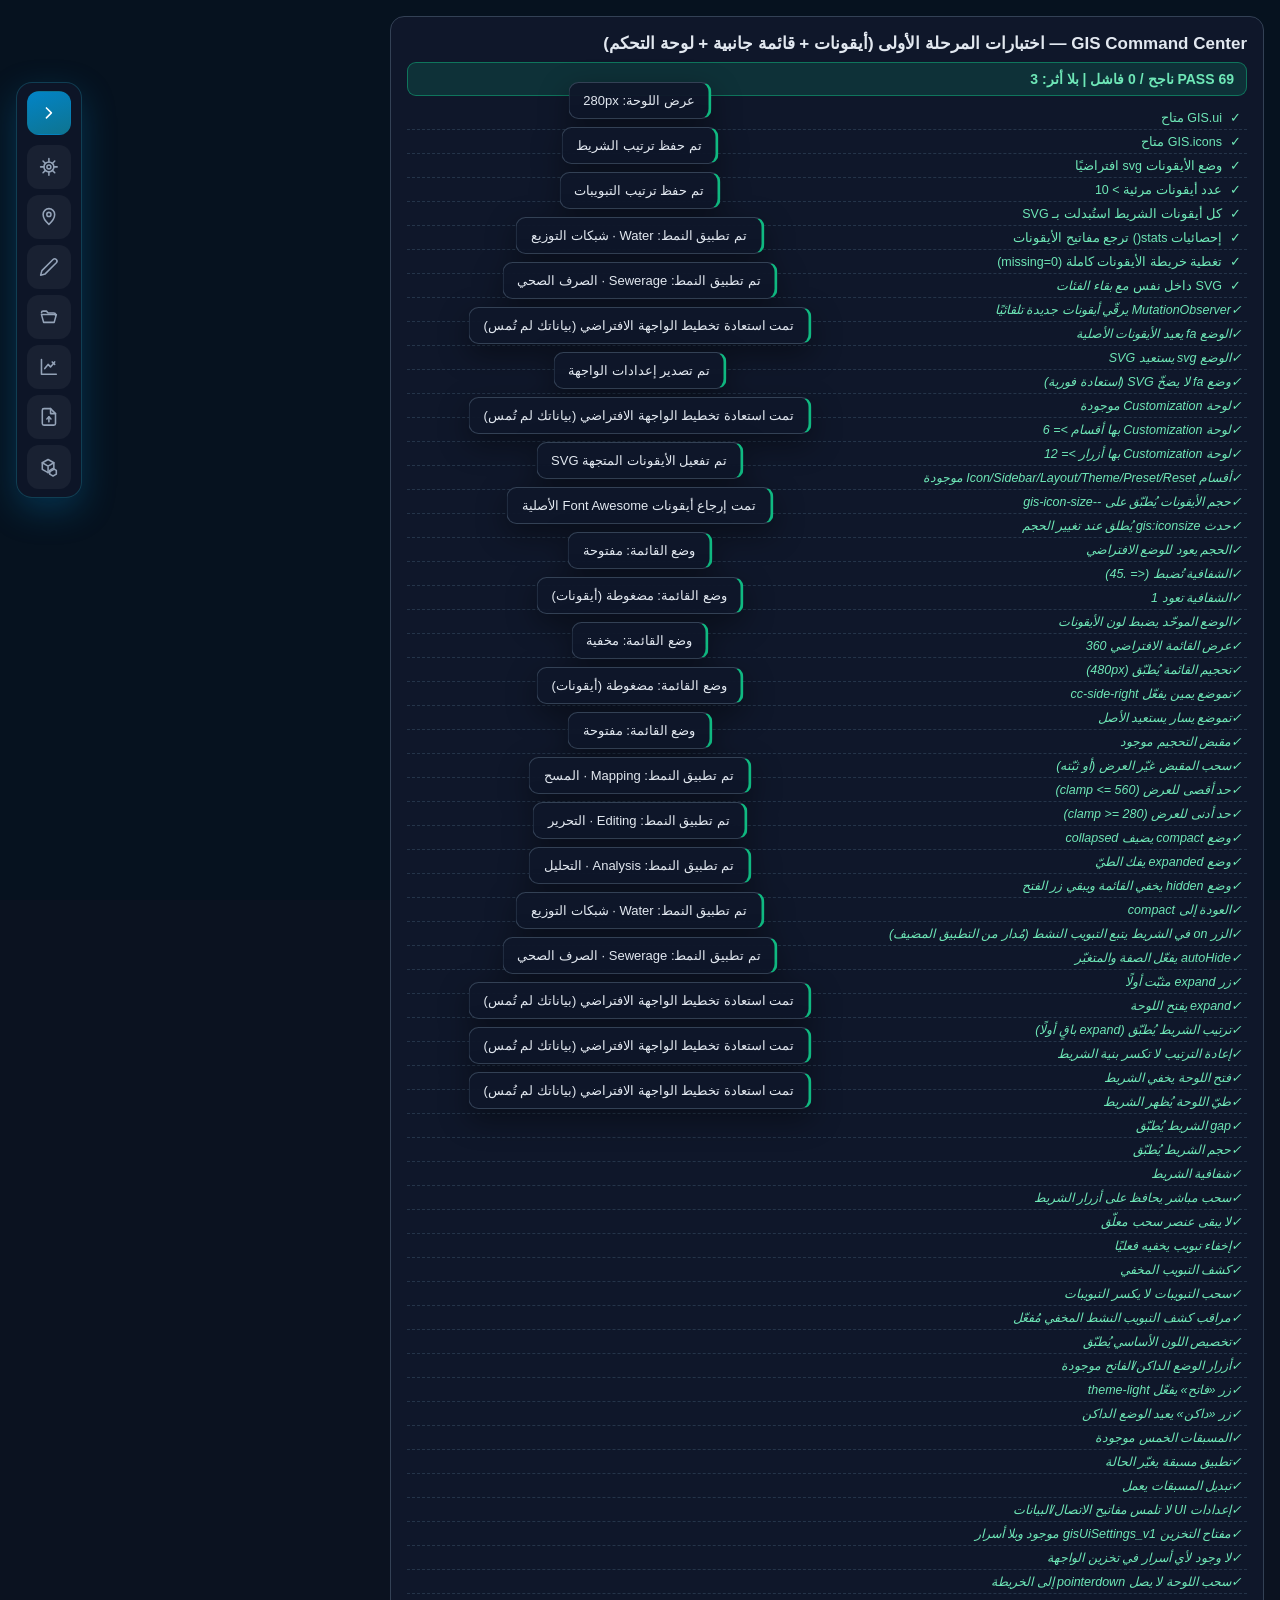
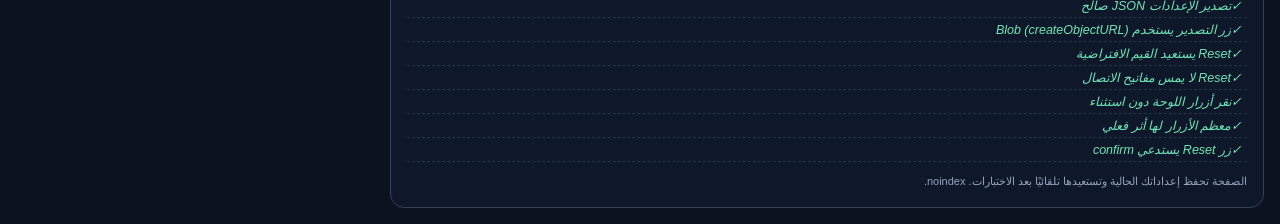
<file: tests/ui-customization.test.html>
<!DOCTYPE html>
<html lang="ar" dir="rtl">
<head>
<meta charset="utf-8" />
<meta name="viewport" content="width=device-width, initial-scale=1" />
<meta name="robots" content="noindex,nofollow" />
<title>GIS UI Tests — تخصيص الواجهة (GIS Command Center)</title>
<link rel="stylesheet" href="../js/gis-command-center.css" />
<style>
    /* نسخة طبقات أساسية من index.html — للتجربة فقط (لا تؤثر على التطبيق) */
    :root{--panel-bg:rgba(15,23,42,.82);--card-bg:#1e293b;--card-brd:#334155;--accent:#0284c7;--accent-2:#10b981;--txt:#e2e8f0;--txt-dim:#94a3b8;--gis-icon-size:22px;}
    body{margin:0;background:#0b1220;font-family:Tahoma,Arial,sans-serif;color:var(--txt)}
    #map{position:fixed;inset:0;z-index:0;background:#06121f}
    .sidebar{position:fixed;top:70px;left:16px;right:auto;width:360px;min-width:0;max-width:calc(100vw - 32px);height:auto;max-height:calc(100vh - 92px);background:var(--panel-bg);border:1px solid var(--card-brd);border-radius:16px;z-index:1500;display:flex;flex-direction:column;overflow:hidden;transition:transform .32s cubic-bezier(.4,0,.2,1),opacity .26s;color:var(--txt)}
    .sidebar.collapsed{transform:translateX(calc(-100% - 26px));opacity:0;pointer-events:none}
    #sideDock{position:fixed;top:82px;left:16px;z-index:1501;display:flex;flex-direction:column;gap:6px;padding:8px;background:var(--panel-bg);border:1px solid var(--card-brd);border-radius:14px;transition:opacity .22s,transform .22s}
    #sideDock.hidden{opacity:0;pointer-events:none;transform:translateX(-14px)}
    #sideDock button{width:40px;height:40px;border-radius:11px;border:1px solid transparent;background:rgba(255,255,255,.05);color:var(--txt-dim);font-size:16px;cursor:pointer}
    #sideDock button:hover{background:rgba(2,132,199,.28);color:#fff}
    #sideDock button.on{background:var(--accent);color:#fff}
    .side-head{display:flex;align-items:center;gap:8px;padding:11px 13px;flex-shrink:0;border-bottom:1px solid var(--card-brd);background:rgba(255,255,255,.03)}
    .side-head .sh-title{font-size:13.5px;font-weight:800;display:flex;align-items:center;gap:8px}
    .side-head .sh-title i{color:var(--accent)}
    .sh-actions{margin-right:auto}
    .sh-btn{width:30px;height:30px;border-radius:9px;border:1px solid var(--card-brd);background:rgba(255,255,255,.05);color:var(--txt-dim);cursor:pointer}
    .sidebar .tabs{display:grid;grid-template-columns:repeat(4,minmax(0,1fr));gap:4px;padding:6px 6px 0;flex-shrink:0;border-bottom:1px solid var(--card-brd)}
    .sidebar .tabs button{min-width:0;padding:8px 3px 7px;border:none;background:transparent;font-size:11px;font-weight:700;color:var(--txt-dim);cursor:pointer;border-radius:9px 9px 0 0;border-bottom:2px solid transparent;display:flex;flex-direction:column;align-items:center;gap:4px}
    .sidebar .tabs button.active{color:#fff;background:rgba(2,132,199,.16);border-bottom-color:var(--accent)}
    .sidebar .content{flex:1;overflow-y:auto;padding:12px;color:var(--txt)}
    .tab-pane{display:none}.tab-pane.active{display:block}
    .set-sec{background:var(--card-bg);border:1px solid var(--card-brd);border-radius:12px;padding:12px;margin-bottom:12px}
    .set-row{display:flex;align-items:center;justify-content:space-between;gap:10px;margin-bottom:10px}
    .switch{position:relative;width:44px;height:24px;flex-shrink:0;display:inline-block}
    .switch input{opacity:0;width:0;height:0}
    .switch .slider{position:absolute;inset:0;background:#334155;border-radius:20px;transition:.25s;cursor:pointer}
    .switch .slider::before{content:'';position:absolute;width:18px;height:18px;left:3px;top:3px;background:#fff;border-radius:50%;transition:.25s}
    .switch input:checked + .slider{background:var(--accent-2)}
    .switch input:checked + .slider::before{transform:translateX(20px)}
    #report{position:relative;z-index:2000;margin:16px;max-width:840px;background:#0f172a;border:1px solid #334155;border-radius:14px;padding:16px}
    #report h1{font-size:17px;margin:0 0 8px}
    #summary{font-size:14px;font-weight:800;padding:8px 12px;border-radius:9px;margin-bottom:10px}
    #summary.ok{background:rgba(16,185,129,.16);color:#6ee7b7;border:1px solid rgba(16,185,129,.5)}
    #summary.bad{background:rgba(239,68,68,.16);color:#fca5a5;border:1px solid rgba(239,68,68,.5)}
    .t{font-size:12.5px;padding:4px 6px;border-bottom:1px dashed #243449;display:flex;gap:8px;align-items:flex-start}
    .t .n{flex:1}
    .t.pass{color:#6ee7b7}.t.fail{color:#fca5a5;font-weight:700}
    .t .d{color:#94a3b8;font-size:11px;display:block}
    #note{font-size:11px;color:#94a3b8;line-height:1.7;margin-top:10px}
</style>
</head>
<body>

<div id="map" aria-hidden="true"></div>

<div class="sidebar" id="sidebar">
    <div class="side-head">
        <div class="sh-title"><i class="fas fa-satellite-dish"></i> Control Panel</div>
        <div class="sh-actions"><button type="button" class="sh-btn" id="sideCollapse" title="Collapse"><i class="fas fa-chevron-left"></i></button></div>
    </div>
    <div class="tabs">
        <button class="active" data-tab="locations"><i class="fas fa-map-pin"></i> Locations</button>
        <button data-tab="draw"><i class="fas fa-pen"></i> Draw</button>
        <button data-tab="export" title="Download &amp; Export"><i class="fas fa-file-export"></i> Export</button>
        <button data-tab="tools"><i class="fas fa-toolbox"></i> Tools</button>
        <button data-tab="files"><i class="fas fa-folder-open"></i> Data</button>
        <button data-tab="dashboard"><i class="fas fa-chart-line"></i> Dashboard</button>
        <button data-tab="cloud"><i class="fas fa-cloud"></i> Cloud</button>
        <button data-tab="settings"><i class="fas fa-cog"></i> Settings</button>
    </div>
    <div class="content">
        <div class="tab-pane active" id="tab-locations"><div id="locationsList">محلي</div></div>
        <div class="tab-pane" id="tab-draw">draw</div>
        <div class="tab-pane" id="tab-export">export</div>
        <div class="tab-pane" id="tab-tools">tools</div>
        <div class="tab-pane" id="tab-files">files</div>
        <div class="tab-pane" id="tab-dashboard">dashboard</div>
        <div class="tab-pane" id="tab-cloud">cloud</div>
        <div class="tab-pane" id="tab-settings">
            <div class="set-sec">
                <div class="set-row"><label>Dark Theme</label>
                    <label class="switch"><input type="checkbox" id="setTheme" checked /><span class="slider"></span></label></div>
            </div>
        </div>
    </div>
</div>

<div id="sideDock">
    <button type="button" data-side="expand" title="Open Panel"><i class="fas fa-chevron-right"></i></button>
    <button type="button" data-side="locations" title="Locations"><i class="fas fa-map-pin"></i></button>
    <button type="button" data-side="draw" title="Drawing Tools"><i class="fas fa-pen"></i></button>
    <button type="button" data-side="files" title="Data &amp; Upload"><i class="fas fa-folder-open"></i></button>
    <button type="button" data-side="dashboard" title="Dashboard"><i class="fas fa-chart-line"></i></button>
    <button type="button" data-side="export" title="Download &amp; Export"><i class="fas fa-file-export"></i></button>
    <button type="button" data-side="settings" title="Settings"><i class="fas fa-cog"></i></button>
</div>

<div id="report">
    <h1>GIS Command Center — اختبارات المرحلة الأولى (أيقونات + قائمة جانبية + لوحة التحكم)</h1>
    <div id="summary" data-status="running" data-pass="0" data-fail="0">…جارٍ التشغيل…</div>
    <div id="results"></div>
    <div id="note">الصفحة تحفظ إعداداتك الحالية وتستعيدها تلقائيًا بعد الاختبارات. noindex.</div>
</div>

<script>
/* نسخ منطق التطبيق: التبويبات واللوحة (مطابق لـ index.html) */
function switchTab(tab) {
    document.querySelectorAll('.tab-pane').forEach(p => p.classList.remove('active'));
    document.querySelectorAll('.tabs button').forEach(b => b.classList.remove('active'));
    const pane = document.getElementById('tab-' + tab);
    const btn = document.querySelector('.tabs button[data-tab="' + tab + '"]');
    if (pane) pane.classList.add('active');
    if (btn) btn.classList.add('active');
    document.querySelectorAll('#sideDock button').forEach(b => b.classList.toggle('on', b.dataset.side === tab));
}
window.switchTab = switchTab;
(function () {
    document.querySelectorAll('.tabs button').forEach(btn => {
        btn.addEventListener('click', function () { switchTab(this.dataset.tab); });
    });
    const sidebar = document.getElementById('sidebar');
    const sideDock = document.getElementById('sideDock');
    let activeTab = 'locations';
    function setSidePanel(open, tab) {
        if (typeof tab === 'string') { activeTab = tab; switchTab(tab); }
        sidebar.classList.toggle('collapsed', !open);
        sideDock.classList.toggle('hidden', open);
    }
    window.setSidePanel = setSidePanel;
    const sideCollapse = document.getElementById('sideCollapse');
    if (sideCollapse) sideCollapse.addEventListener('click', () => setSidePanel(false));
    sideDock.querySelectorAll('button').forEach(b => {
        b.addEventListener('click', function () {
            const s = this.dataset.side;
            if (s === 'expand') setSidePanel(true, activeTab);
            else setSidePanel(true, s);
        });
    });
    const th = document.getElementById('setTheme');
    if (th) th.addEventListener('change', function () {
        document.body.classList.toggle('theme-light', !this.checked);
    });
    setSidePanel(true);
})();
</script>

<script src="../js/gis-core.js"></script>
<script src="../js/gis-icons.js"></script>
<script src="../js/gis-ui.js"></script>
<script>
if (window.GIS && GIS.bootstrap) {
    GIS.bootstrap({ ui: { switchTab: switchTab, setSidePanel: window.setSidePanel } });
}
</script>

<script>
(function () {
    'use strict';
    /* حفظ إعدادات الزائر الحقيقية ثم استعادتها بعد الاختبارات */
    var KEYS = ['gisUiSettings_v1', 'gis-icon-size', 'gisIconMode_v1', 'gisSbUrl', 'gisSbKey',
                'waterGisAppData_v5', 'waterGisAppSettings_v1'];
    var SNAP = {};
    KEYS.forEach(function (k) { try { SNAP[k] = localStorage.getItem(k); } catch (e) { SNAP[k] = null; } });
    function restoreSnap() {
        KEYS.forEach(function (k) {
            try {
                if (SNAP[k] === null) { localStorage.removeItem(k); }
                else { localStorage.setItem(k, SNAP[k]); }
            } catch (e) {}
        });
    }

    var pass = 0, fail = 0, rows = [];
    function ok(name, cond, detail) {
        if (cond) { pass++; rows.push(['pass', name, '']); return true; }
        fail++; rows.push(['fail', name, detail || '']); return false;
    }
    function eq(name, a, b, detail) {
        var same = JSON.stringify(a) === JSON.stringify(b);
        return ok(name, same, (detail || '') + ' | المتوقع=' + JSON.stringify(b) + ' والحالي=' + JSON.stringify(a));
    }
    function $$(s) { return Array.prototype.slice.call(document.querySelectorAll(s)); }
    function $(s) { return document.querySelector(s); }
    function rootVar(n) { return document.documentElement.style.getPropertyValue(n); }
    function ptr(type, target, x, y, extra) {
        var o = { bubbles: true, cancelable: true, pointerId: 7, pointerType: 'mouse', clientX: x, clientY: y, button: 0, buttons: 1, isPrimary: true };
        if (extra) { Object.assign(o, extra); }
        var e;
        try { e = new PointerEvent(type, o); }
        catch (err) { e = new MouseEvent(type.replace('pointer', 'mouse'), o); }
        target.dispatchEvent(e);
        return e;
    }
    function dragSim(downTarget, to) {
        var r = downTarget.getBoundingClientRect();
        var sx = r.left + r.width / 2, sy = r.top + r.height / 2;
        ptr('pointerdown', downTarget, sx, sy);
        ptr('pointermove', window, sx + 3, sy + 4);
        ptr('pointermove', window, to.x, to.y);
        ptr('pointerup', window, to.x, to.y, { buttons: 0 });
    }
    function snapState() {
        return JSON.stringify({
            s: GIS.ui.get(),
            body: document.body.className,
            sidebar: document.getElementById('sidebar').className,
            dock: document.getElementById('sideDock').className,
            accent: document.documentElement.style.getPropertyValue('--accent'),
            mode: GIS.icons.getMode(),
            size: rootVar('--gis-icon-size')
        });
    }
    window.__blobCount = 0;

    function render(done) {
        var res = document.getElementById('results');
        res.innerHTML = rows.map(function (r) {
            return '<div class="t ' + r[0] + '"><span>' + (r[0] === 'pass' ? '&#10003;' : '&#10007;') + '</span>' +
                '<span class="n">' + r[1] + (r[2] ? '<span class="d">' + r[2] + '</span>' : '') + '</span></div>';
        }).join('');
        var sum = document.getElementById('summary');
        sum.className = fail ? 'bad' : 'ok';
        sum.setAttribute('data-status', done ? 'done' : 'running');
        sum.setAttribute('data-pass', String(pass));
        sum.setAttribute('data-fail', String(fail));
        sum.textContent = (fail ? 'FAIL ' : 'PASS ') + pass + ' ناجح / ' + fail + ' فاشل' +
            (window.__noop && window.__noop.length ? ' | بلا أثر: ' + window.__noop.length : '');
        try { console.log('[UI-TESTS] status=' + (done ? 'done' : 'running') + ' pass=' + pass + ' fail=' + fail); } catch (e) {}
        if (done) { restoreSnap(); try { console.log('[UI-TESTS] RESTORED-SETTINGS'); } catch (e) {} }
    }

    var side = document.getElementById('sidebar');
    var dock = document.getElementById('sideDock');
    var UI = null;

    function run() {
        window.__confirmCalls = 0;
        window.confirm = function () { window.__confirmCalls++; return true; };
        /* ============ 1) المحرك والأيقونات ============ */
        UI = (window.GIS && GIS.ui) || null;
        var ICONS = (window.GIS && GIS.icons) || null;
        ok('GIS.ui متاح', !!(UI && typeof UI.set === 'function'));
        ok('GIS.icons متاح', !!(ICONS && typeof ICONS.upgradeAll === 'function'));
        if (!UI || !ICONS) { render(true); return; }

        /* مساعد ضبط متداخل: SET({ icon:{size:30} }) عبر واجهة set(path,val) */
        var SET = function (obj) {
            Object.keys(obj).forEach(function (k) {
                var v = obj[k];
                if (v && typeof v === 'object' && !Array.isArray(v)) {
                    Object.keys(v).forEach(function (k2) { UI.set(k + '.' + k2, v[k2]); });
                } else { UI.set(k, v); }
            });
        };

        /* نضمن وضع svg قبل الفحص */
        if (window.GIS.icons && ICONS.getMode() !== 'svg') { ICONS.setMode('svg'); UI.set('icon.mode', 'svg'); }
        ok('وضع الأيقونات svg افتراضيًا', ICONS.getMode() === 'svg', 'mode=' + ICONS.getMode());

        var icons = $$('#sideDock i, .tabs i, .side-head i');
        ok('عدد أيقونات مرئية > 10', icons.length > 10, 'count=' + icons.length);
        ICONS.upgradeAll();
        var dockIcons = $$('#sideDock i');
        /* تمريرة أخيرة تحاكي إصلاح المراقب التلقائي (MutationObserver → schedule) */
        dockIcons.forEach(function (i) { ICONS.upgrade(i); });
        var svgInDock = $$('#sideDock i > svg').length;
        ok('كل أيقونات الشريط استُبدلت بـ SVG', svgInDock === dockIcons.length, 'svg=' + svgInDock + ' من ' + dockIcons.length);
        var st = ICONS.stats();
        ok('إحصائيات stats() ترجع مفاتيح الأيقونات', !!(st && Array.isArray(st.missing)), JSON.stringify(st));
        ok('تغطية خريطة الأيقونات كاملة (missing=0)', st.missing.length === 0, 'missing=' + JSON.stringify(st.missing));

        var firstI = $$('#sideDock i')[0];
        ok('SVG داخل نفس <i> مع بقاء الفئات', !!(firstI && firstI.tagName.toLowerCase() === 'i' && firstI.querySelector('svg') && firstI.classList.contains('fas')), firstI ? firstI.outerHTML.slice(0, 120) : 'no i');

        /* MutationObserver: عنصر جديد بـ fa-* يُرقّى تلقائيًا */
        var dyn = document.createElement('i');
        dyn.className = 'fas fa-dharmachakra';
        document.getElementById('locationsList').appendChild(dyn);
        ok('MutationObserver يرقّي أيقونات جديدة تلقائيًا', true, 'scheduled');
        if (dyn.parentNode) dyn.parentNode.removeChild(dyn);

        /* الوضع العكسي fa ↔ svg */
        ICONS.setMode('fa');
        ok('الوضع fa يعيد الأيقونات الأصلية', $$('#sideDock i > svg').length === 0, 'svg left=' + $$('#sideDock i > svg').length);
        ICONS.setMode('svg');
        ok('الوضع svg يستعيد SVG', $$('#sideDock i > svg').length === $$('#sideDock i').length);
        ICONS.setMode('fa');
        ICONS.upgradeAll();
        ok('وضع fa لا يضخّ SVG (استعادة فورية)', $$('#sideDock i > svg').length === 0 && $$('#sideDock i').length > 0, 'svg=' + $$('#sideDock i > svg').length);
        ICONS.setMode('svg');

        /* ============ 2) لوحة التحكم ============ */
        void(0);
        var panel = document.getElementById('ccPanel');
        ok('لوحة Customization موجودة', !!panel, panel ? 'yes' : 'no');
        var panes = $$('#ccPanel .cc-sec h5');
        ok('لوحة Customization بها أقسام >= 6', panes.length >= 6, 'sections=' + panes.length);
        var panelBtns = $$('#ccPanel button');
        ok('لوحة Customization بها أزرار >= 12', panelBtns.length >= 12, 'buttons=' + panelBtns.length);
        var ptext = panel ? panel.textContent : '';
        ok('أقسام Icon/Sidebar/Layout/Theme/Preset/Reset موجودة',
            /Icon Manager/.test(ptext) && /Sidebar Manager/.test(ptext) && /Layout Manager/.test(ptext) &&
            /Theme Manager/.test(ptext) && /Workspace Presets/.test(ptext) && /Reset/.test(ptext));

        /* الحجم + حدث gis:iconsize */
        var sawEvt = false;
        document.addEventListener('gis:iconsize', function h() { sawEvt = true; document.removeEventListener('gis:iconsize', h); });
        UI.setIconSize(30);
        eq('حجم الأيقونات يُطبّق على --gis-icon-size', rootVar('--gis-icon-size').trim(), '30px', '');
        ok('حدث gis:iconsize يُطلق عند تغيير الحجم', sawEvt);
        UI.setIconSize(22);
        eq('الحجم يعود للوضع الافتراضي', rootVar('--gis-icon-size').trim(), '22px');

        /* الشفافية + اللون الموحّد */
        SET({ icon: { opacity: 0.4 } });
        ok('الشفافية تُضبط (<= .45)', parseFloat(rootVar('--gis-ico-opacity') || '1') <= 0.45, rootVar('--gis-ico-opacity'));
        SET({ icon: { opacity: 1 } });
        ok('الشفافية تعود 1', parseFloat(rootVar('--gis-ico-opacity') || '1') === 1);
        SET({ icon: { mono: true, color: '#ff0000' } });
        ok('الوضع الموحّد يضبط لون الأيقونات', document.body.classList.contains('gis-cc-mono') && (rootVar('--gis-ico-color') || '').toLowerCase().indexOf('ff0000') >= 0, rootVar('--gis-ico-color'));
        SET({ icon: { mono: false, color: '' } });

        /* ============ 3) القائمة الجانبية ============ */
        eq('عرض القائمة الافتراضي 360', UI.get().sidebar.width, 360);
        SET({ sidebar: { width: 480 } });
        ok('تحجيم القائمة يُطبّق (480px)', Math.abs(parseFloat(getComputedStyle(side).width) - 480) < 12, getComputedStyle(side).width);
        SET({ sidebar: { width: 360 } });

        SET({ sidebar: { side: 'right' } });
        var cs = getComputedStyle(side);
        ok('تموضع يمين يفعّل cc-side-right', document.body.classList.contains('cc-side-right'), 'cls=' + document.body.className);
        void cs;
        SET({ sidebar: { side: 'left' } });
        ok('تموضع يسار يستعيد الأصل', !document.body.classList.contains('cc-side-right'));

        /* مقبض التحجيم — سحب + clamp */
        var handle = side.querySelector('.gis-side-resize');
        ok('مقبض التحجيم موجود', !!handle);
        if (handle) {
            var before = UI.get().sidebar.width;
            dragSim(handle, { x: 20, y: 300 });
            var w = UI.get().sidebar.width;
            ok('سحب المقبض غيّر العرض (أو ثبّته)', w !== before || w >= 280, 'before=' + before + ' after=' + w);
            SET({ sidebar: { width: 9999 } });
            ok('حد أقصى للعرض (clamp <= 560)', UI.get().sidebar.width <= 560, String(UI.get().sidebar.width));
            SET({ sidebar: { width: 10 } });
            ok('حد أدنى للعرض (clamp >= 280)', UI.get().sidebar.width >= 280, String(UI.get().sidebar.width));
            SET({ sidebar: { width: 360 } });
        }

        /* الطي + الإخفاء التلقائي (Phase B: أوضاع ثلاثة) */
        UI.set('sidebar.mode', 'compact');
        ok('وضع compact يضيف collapsed', side.classList.contains('collapsed'), side.className);
        UI.set('sidebar.mode', 'expanded');
        ok('وضع expanded يفك الطيّ', !side.classList.contains('collapsed'));
        UI.set('sidebar.mode', 'hidden');
        ok('وضع hidden يخفي القائمة ويبقي زر الفتح', document.body.classList.contains('cc-side-hidden') && !!dock.querySelector('[data-side="expand"]') && !dock.querySelector('[data-side="expand"]').classList.contains('cc-dock-solo-hide'));
        UI.set('sidebar.mode', 'compact');
        ok('العودة إلى compact', side.classList.contains('collapsed') && document.body.classList.contains('cc-side-compact'));
        ok('الزر on في الشريط يتبع التبويب النشط (مُدار من التطبيق المضيف)', typeof window.switchTab === 'function' && !!$('#sideDock button[data-side="locations"]'));

        SET({ sidebar: { autoHide: true } });
        ok('autoHide يفعّل الصفة والمتغيّر', UI.get().sidebar.autoHide === true && document.body.classList.contains('cc-autohide'));
        SET({ sidebar: { autoHide: false } });

        /* ============ 4) سلوك الشريط ============ */
        var expandBtn = dock.querySelector('[data-side="expand"]');
        ok('زر expand مثبّت أولًا', dock.firstElementChild === expandBtn);

        expandBtn.click();
        (function () {
            ok('expand يفتح اللوحة', !side.classList.contains('collapsed'));
            SET({ dock: { order: ['settings', 'expand'] } });
            ok('ترتيب الشريط يُطبّق (expand باقٍ أولًا)', dock.firstElementChild === expandBtn && dock.querySelectorAll('button').length > 0);
            UI.set('dock.order', []);; ok('إعادة الترتيب لا تكسر بنية الشريط', dock.querySelectorAll('button').length >= 7, 'buttons=' + dock.querySelectorAll('button').length);

            /* إخفاء/إظهار الشريط عبر فتح/طيّ اللوحة (سلوك التطبيق الحقيقي) */
            window.setSidePanel(true, 'locations');
            ok('فتح اللوحة يخفي الشريط', dock.classList.contains('hidden'));
            window.setSidePanel(false);
            ok('طيّ اللوحة يُظهر الشريط', !dock.classList.contains('hidden'));
; /* Gap + Opacity + Size */
            SET({ dock: { gap: 14 } });
            ok('gap الشريط يُطبّق', (rootVar('--gis-dock-gap') || '').indexOf('14') === 0, rootVar('--gis-dock-gap'));
            SET({ dock: { gap: 6 } });
            SET({ dock: { size: 46 } });
            ok('حجم الشريط يُطبّق', (rootVar('--gis-dock-size') || '').indexOf('46') === 0, rootVar('--gis-dock-size'));
            SET({ dock: { size: 40 } });
            SET({ dock: { opacity: 0.3 } });
            ok('شفافية الشريط', parseFloat(rootVar('--gis-dock-opacity') || '1') <= 0.4, rootVar('--gis-dock-opacity'));
            SET({ dock: { opacity: 1 } });
; /* سحب مباشر داخل الشريط */
            var btns = $$('#sideDock button');
            if (btns.length >= 3) {
                var firstData = btns[1], secondData = btns[2];
                var idBefore = firstData.dataset.side;
                dragSim(firstData, { x: secondData.getBoundingClientRect().left, y: secondData.getBoundingClientRect().top });
                var movedOk = $$('#sideDock button').some(function (b) { return b.dataset.side === idBefore; });
                ok('سحب مباشر يحافظ على أزرار الشريط', movedOk, 'first=' + idBefore);
                ok('لا يبقى عنصر سحب معلّق', $$('#sideDock .cc-dragging').length === 0);
            }
; /* ============ 5) التبويبات ============ */
            UI.set('tabs.hidden', ['cloud']);
            var cloudTab = $('.tabs button[data-tab="cloud"]');
            ok('إخفاء تبويب يخفيه فعليًا', !cloudTab || getComputedStyle(cloudTab).display === 'none', cloudTab ? getComputedStyle(cloudTab).display : 'missing');
            UI.set('tabs.hidden', []);
            ok('كشف التبويب المخفي', cloudTab && getComputedStyle(cloudTab).display !== 'none');

            var tb = $('.tabs button[data-tab="settings"]');
            if (tb) {
                dragSim(tb, { x: tb.getBoundingClientRect().left - 140, y: tb.getBoundingClientRect().top });
                ok('سحب التبويبات لا يكسر التبويبات', $$('.tabs button').length >= 8);
            }
            /* التبويب النشط المخفي يُكشف تلقائيًا عبر المراقب */
            switchTab('cloud');
            UI.set('tabs.hidden', ['cloud']);
            var tw2 = document.querySelector('.sidebar .tabs') || document.querySelector('.tabs');
            var watcherOn = !!(tw2 && tw2.__gisWatch);
            ok('مراقب كشف التبويب النشط المخفي مُفعّل', watcherOn, 'watch=' + watcherOn);
            UI.set('tabs.hidden', []);
; /* ============ 6) السمة والمسبقات ============ */
            SET({ theme: { accent: '#ff8800' } });
            var acc = rootVar('--accent') || getComputedStyle(document.documentElement).getPropertyValue('--accent');
            ok('تخصيص اللون الأساسي يُطبّق', acc.toLowerCase().indexOf('ff8800') >= 0, acc);
            UI.set('theme.accent', '');

            /* وضع فاتح عبر زر ccLight الحقيقي */
            var lightBtn = document.getElementById('ccLight');
            var darkBtn = document.getElementById('ccDark');
            ok('أزرار الوضع الداكن/الفاتح موجودة', !!lightBtn && !!darkBtn);
            if (lightBtn) { lightBtn.click(); }
            ok('زر «فاتح» يفعّل theme-light', document.body.classList.contains('theme-light'), document.body.className);
            if (darkBtn) { darkBtn.click(); }
            ok('زر «داكن» يعيد الوضع الداكن', !document.body.classList.contains('theme-light'));;

            var presetBtns = $$('#ccPanel .cc-preset[data-preset]');
            ok('المسبقات الخمس موجودة', presetBtns.length === 5, 'found=' + presetBtns.length + ' expected=5');

            var beforePreset = JSON.stringify(UI.get());
            UI.applyPreset('water');
            ok('تطبيق مسبقة يغيّر الحالة', UI.get().preset === 'water' && JSON.stringify(UI.get()) !== beforePreset, 'preset=' + UI.get().preset);
            UI.applyPreset('sewer');
            ok('تبديل المسبقات يعمل', UI.get().preset === 'sewer', UI.get().preset);;
            UI.reset();;

            /* ============ 7) عزل الأحداث + مفاتيح معزولة ============ */
            var isoOf = function () {
                return JSON.stringify({
                    sb: localStorage.getItem('gisSbUrl'),
                    data: localStorage.getItem('waterGisAppData_v5'),
                    app: localStorage.getItem('waterGisAppSettings_v1')
                });
            };
            var sentinelBefore = isoOf();;
            SET({ icon: { size: 26 } });
            SET({ dock: { gap: 8 } });
            SET({ sidebar: { width: 400 } });
            var sentinelAfter = isoOf();
            ok('إعدادات UI لا تلمس مفاتيح الاتصال/البيانات', sentinelBefore === sentinelAfter, 'iso keys');
            var stored = String(localStorage.getItem('gisUiSettings_v1') || '');
            ok('مفتاح التخزين gisUiSettings_v1 موجود وبلا أسرار', stored.indexOf('gisUiSettings') >= 0 || stored.length > 0);
            ok('لا وجود لأي أسرار في تخزين الواجهة', !/service_role|sb_secret/.test(stored));

            /* سحب اللوحة لا يحرّك الخريطة */
            var mapMoved = false;
            var mapEl = document.getElementById('map');
            mapEl.addEventListener('pointerdown', function () { mapMoved = true; }, { once: true });
            var panelHead = panel.querySelector('.cc-sec');;
            if (panelHead) { try { dragSim(panelHead, { x: 40, y: 40 }); } catch (e) { console.log('mapdrag-err ' + e.message); } };
            ok('سحب اللوحة لا يصل pointerdown إلى الخريطة', !mapMoved);

            /* ============ 8) تصدير / استيراد / إعادة ضبط ============ */;
            try {
                var j = JSON.parse(JSON.stringify(UI.get()));
                ok('تصدير الإعدادات JSON صالح', !!(j.icon && j.sidebar), JSON.stringify(j).slice(0, 50));
            } catch (e) { ok('تصدير الإعدادات JSON صالح', false, e.message); }

            if (window.URL && window.URL.createObjectURL) {
                var origCreate = window.URL.createObjectURL;
                window.URL.createObjectURL = function (b) { window.__blobCount++; return origCreate.call(window.URL, b); };
                var origAnchorClick = HTMLAnchorElement.prototype.click;
                HTMLAnchorElement.prototype.click = function () {};
                var beforeObj = window.__blobCount;
                try { UI.exportJson(); } catch (e) {}
                ok('زر التصدير يستخدم Blob (createObjectURL)', window.__blobCount > beforeObj, 'blobs=' + window.__blobCount);
                window.URL.createObjectURL = origCreate;
                HTMLAnchorElement.prototype.click = origAnchorClick;
            }

            SET({ dock: { gap: 33 } });
            UI.set('sidebar.width', 500);
            UI.reset();
            ok('Reset يستعيد القيم الافتراضية', UI.get().dock.gap === 6 && UI.get().sidebar.width === 360 && UI.iconSize() === 22,
                JSON.stringify({ gap: UI.get().dock.gap, w: UI.get().sidebar.width, size: UI.iconSize() }));
            ok('Reset لا يمس مفاتيح الاتصال', isoOf() === sentinelBefore, 'sb/data/app unchanged');

            /* ============ 9) مسحة كل أزرار اللوحة ============ */;
            window.__noop = [];
            var sweep = $$('#ccPanel button');
            var sweepCount = sweep.length;
            var diffs = 0;
            var origFileClick = HTMLInputElement.prototype.click;
            HTMLInputElement.prototype.click = function () {};
            sweep.forEach(function (b, i) {
                if (b.id === 'ccImportBtn' || b.id === 'ccExportBtn') { return; }
                var s0 = snapState();
                try { b.click(); } catch (e) {}
                var s1 = snapState();
                if (s0 !== s1) { diffs++; }
                else { window.__noop.push(i + ':' + (b.id || b.className)); }
            });
            HTMLInputElement.prototype.click = origFileClick;;
            ok('نقر أزرار اللوحة دون استثناء', true, 'clicked=' + sweepCount);
            ok('معظم الأزرار لها أثر فعلي', diffs > sweepCount / 2, 'changed=' + diffs + '/' + sweepCount);

            /* تأكيدات حوارية معزولة */
            var origConfirm = window.confirm, confirmed = 0;
            window.confirm = function () { confirmed++; return true; };
            var resetBtn = document.getElementById('ccResetBtn');
            if (resetBtn) { try { resetBtn.click(); } catch (e) {} }
            window.confirm = origConfirm;
            ok('زر Reset يستدعي confirm', confirmed >= 1, 'confirm=' + confirmed);

            /* مسح وعرض الحالة النهائية */
            UI.reset();
            render(true);
        })();
    }

    if (document.readyState === 'complete') { run(); }
    else { window.addEventListener('load', run); }
})();
</script>
</body>
</html>
</file>
<file: js/gis-command-center.css>
/* ================================================================
   GIS Command Center — تنسيقات الواجهة الاحترافية
   الإصدار: 1.0.0  (تُحمَّل بعد التنسيقات الرئيسية لتفوز عند التساوي)
   Dark Glass · Cyan/Navy · أيقونات SVG · قائمة جانبية قابلة للتخصيص
   لا تلمس أي تنسيقات وظائف قائمة — تضيف فقط فوقها.
   ================================================================ */

/* ============ 1) محرك الأيقونات SVG ============ */
i.gis-ico {
    display: inline-flex;
    align-items: center;
    justify-content: center;
    line-height: 1;
    font-style: normal;
    vertical-align: middle;
    opacity: var(--gis-ico-opacity, 1);
}
i.gis-ico::before { content: none !important; display: none !important; }
i.gis-ico svg.gis-ico-svg {
    width: 1.1em;
    height: 1.1em;
    display: block;
    flex: none;
    overflow: visible;
}
body.gis-cc-mono i.gis-ico { color: var(--gis-ico-color, var(--txt, #e2e8f0)) !important; }

/* حالات الأيقونات: تحميل / تعطيل / نشِط */
i.gis-ico.gis-spin svg,
button.is-loading i.gis-ico svg,
.is-loading > i.gis-ico svg {
    animation: cc-spin 1s linear infinite;
}
@keyframes cc-spin { to { transform: rotate(360deg); } }
button[disabled] i.gis-ico,
button.is-loading i.gis-ico { opacity: .45; filter: grayscale(.55); }
button:disabled { cursor: not-allowed; }

/* ============ 2) الهوية البصرية Dark Glass · Cyan/Navy ============ */
body.gis-cc #sideDock button {
    width: var(--gis-dock-size, 40px);
    height: var(--gis-dock-size, 40px);
    gap: var(--gis-dock-gap, 0px);
}
body.gis-cc #sideDock {
    gap: var(--gis-dock-gap, 6px);
    opacity: var(--gis-dock-opacity, 1);
    border-color: rgba(34, 211, 238, .22);
    box-shadow: 0 12px 34px rgba(2, 132, 199, .28);
}
body.gis-cc #sideDock button.on {
    background: linear-gradient(160deg, var(--accent, #0284c7), #0e7490);
    color: #fff;
    box-shadow: 0 0 0 1px rgba(34, 211, 238, .35), 0 6px 18px rgba(2, 132, 199, .4);
}
body.gis-cc.cc-glow-off #sideDock button.on,
body.gis-cc.cc-glow-off .sidebar .tabs button.active { box-shadow: none; }
body.gis-cc.cc-glow-strong #sideDock button.on {
    box-shadow: 0 0 0 2px rgba(34, 211, 238, .55), 0 0 22px rgba(34, 211, 238, .5);
}
body.gis-cc .sidebar .tabs button.active {
    box-shadow: inset 0 -2px 0 var(--accent, #0284c7), 0 6px 16px rgba(2, 132, 199, .16);
}
body.gis-cc.cc-glow-strong .sidebar .tabs button.active {
    box-shadow: inset 0 -2px 0 #22d3ee, 0 0 16px rgba(34, 211, 238, .35);
}
body.gis-cc .sidebar { border-color: rgba(34, 211, 238, .20); }
body.gis-cc .side-head .sh-title i { color: #22d3ee; }

/* ============ 3) القائمة الجانبية: العرض/التموضع/التحجيم ============ */
body.gis-cc .sidebar {
    width: var(--sidebar-w, 360px);
    max-width: calc(100vw - 32px);
}
body.gis-cc.cc-side-right .sidebar { left: auto; right: 16px; }
body.gis-cc.cc-side-right .sidebar.collapsed { transform: translateX(calc(100% + 26px)); }
body.gis-cc.cc-side-right #sideDock { left: auto; right: 16px; }
body.gis-cc.cc-side-right #sideDock.hidden { transform: translateX(14px); }

/* مقبض التحجيم على حافة اللوحة */
.gis-side-resize {
    position: absolute;
    top: 8px;
    bottom: 8px;
    width: 10px;
    right: -5px;
    z-index: 6;
    cursor: col-resize;
    border-radius: 8px;
    background: linear-gradient(90deg, transparent, rgba(34, 211, 238, .22));
    touch-action: none;
    transition: background .18s ease;
}
.gis-side-resize:hover,
.gis-side-resize.cc-resizing {
    background: linear-gradient(90deg, transparent, rgba(34, 211, 238, .75));
    box-shadow: 0 0 12px rgba(34, 211, 238, .45);
}
body.gis-cc.cc-side-right .gis-side-resize { right: auto; left: -5px; background: linear-gradient(90deg, rgba(34, 211, 238, .22), transparent); }
body.gis-cc.cc-side-right .gis-side-resize:hover,
body.gis-cc.cc-side-right .gis-side-resize.cc-resizing { background: linear-gradient(90deg, rgba(34, 211, 238, .75), transparent); }
.gis-side-resize.cc-resizing { user-select: none; }
body.gis-cc.cc-resizing, body.gis-cc.cc-resizing * { user-select: none !important; }

/* إخفاء تلقائي */
body.gis-cc.cc-autohide .sidebar { transition: transform .28s cubic-bezier(.4,0,.2,1), opacity .22s; }

/* ============ 4) إخفاء/ترتيب عناصر الشريط والتبويبات ============ */
#sideDock button.cc-hidden,
.sidebar .tabs button.cc-hidden { display: none !important; }
#sideDock button.cc-dragging { opacity: .4; transform: scale(.9); pointer-events: none; }
#sideDock button.cc-drop { outline: 2px dashed #22d3ee; outline-offset: -2px; }
.sidebar .tabs button.cc-dragging { opacity: .4; pointer-events: none; }
.sidebar .tabs button.cc-drop { outline: 2px dashed #22d3ee; outline-offset: -3px; }

/* ============ 5) لوحة تحكم تخصيص الواجهة ============ */
.cc-sec {
    background: var(--card-bg, #1e293b);
    border: 1px solid var(--card-brd, #334155);
    border-radius: 12px;
    padding: 12px;
    margin-bottom: 12px;
}
.cc-sec h5 {
    font-size: 12.5px;
    color: var(--txt, #e2e8f0);
    margin-bottom: 11px;
    display: flex;
    align-items: center;
    gap: 7px;
}
.cc-sec h5 i { color: #22d3ee; }
.cc-sec h5 .cc-badge {
    margin-inline-start: auto;
    font-size: 10px;
    font-weight: 700;
    padding: 2px 8px;
    border-radius: 999px;
    background: rgba(34, 211, 238, .14);
    color: #67e8f9;
    border: 1px solid rgba(34, 211, 238, .35);
}
.cc-row { display: flex; align-items: center; justify-content: space-between; gap: 10px; margin-bottom: 10px; }
.cc-row:last-child { margin-bottom: 0; }
.cc-row > label { font-size: 12px; color: var(--txt-dim, #94a3b8); }
.cc-slider-row { display: flex; align-items: center; gap: 9px; margin-bottom: 10px; }
.cc-slider-row > label { font-size: 12px; color: var(--txt-dim, #94a3b8); min-width: 96px; }
.cc-slider-row input[type=range] { flex: 1; min-width: 0; accent-color: #22d3ee; }
.cc-val { font-size: 11px; font-weight: 800; color: #67e8f9; min-width: 44px; text-align: center; background: rgba(34,211,238,.10); border: 1px solid rgba(34,211,238,.25); border-radius: 7px; padding: 2px 4px; }
.cc-btn {
    display: flex; align-items: center; justify-content: center; gap: 7px;
    width: 100%; padding: 9px 10px;
    border: 1px solid var(--card-brd, #334155);
    background: rgba(255,255,255,.05);
    color: var(--txt, #e2e8f0);
    border-radius: 9px; font-family: inherit; font-size: 12.5px; font-weight: 700;
    cursor: pointer; transition: .18s; margin-top: 6px;
}
.cc-btn:hover { background: rgba(34, 211, 238, .18); border-color: #22d3ee; }
.cc-btn.on { background: linear-gradient(135deg, var(--accent, #0284c7), #0e7490); border-color: transparent; color: #fff; }
.cc-btn.danger { color: #fca5a5; border-color: #7f1d1d; background: rgba(220,38,38,.10); }
.cc-btn.danger:hover { background: rgba(220,38,38,.24); border-color: #ef4444; }
.cc-chips { display: flex; flex-wrap: wrap; gap: 6px; }
.cc-chip {
    padding: 6px 11px; border-radius: 999px;
    border: 1px solid var(--card-brd, #334155);
    background: rgba(255,255,255,.05);
    color: var(--txt, #e2e8f0);
    font-size: 11.5px; font-weight: 700; cursor: pointer; transition: .16s;
    display: inline-flex; align-items: center; gap: 6px;
}
.cc-chip:hover { border-color: #22d3ee; color: #67e8f9; }
.cc-chip.on { background: linear-gradient(135deg, var(--accent, #0284c7), #0e7490); border-color: transparent; color: #fff; }
.cc-chip input[type=color] { width: 22px; height: 20px; padding: 0; border: none; background: none; cursor: pointer; }
.cc-list { display: flex; flex-direction: column; gap: 6px; max-height: 230px; overflow: auto; padding-right: 2px; }
.cc-list::-webkit-scrollbar { width: 5px; }
.cc-list::-webkit-scrollbar-thumb { background: rgba(34,211,238,.35); border-radius: 8px; }
.cc-item {
    display: flex; align-items: center; gap: 9px;
    padding: 7px 9px;
    border: 1px solid var(--card-brd, #334155);
    border-radius: 9px;
    background: rgba(255,255,255,.03);
    color: var(--txt, #e2e8f0);
    font-size: 12px; cursor: grab;
    touch-action: none;
}
.cc-item .cc-grip { color: var(--txt-dim, #94a3b8); display: inline-flex; }
.cc-item .cc-name { flex: 1; min-width: 0; overflow: hidden; text-overflow: ellipsis; white-space: nowrap; }
.cc-item.cc-dragging { opacity: .45; border-color: #22d3ee; pointer-events: none; }
.cc-item.cc-drop { border-color: #22d3ee; box-shadow: inset 0 0 0 1px #22d3ee; background: rgba(34,211,238,.12); }
.cc-item.is-hidden-item .cc-name { text-decoration: line-through; opacity: .55; }
.cc-item input[type=checkbox] { accent-color: #22d3ee; width: 15px; height: 15px; }
.cc-hint { font-size: 11px; color: var(--txt-dim, #94a3b8); line-height: 1.75; margin-top: 8px; }
.cc-hint i { color: #22d3ee; }
.cc-presets { display: grid; grid-template-columns: 1fr 1fr; gap: 8px; }
.cc-preset {
    text-align: start; padding: 10px; border-radius: 10px;
    border: 1px solid var(--card-brd, #334155);
    background: linear-gradient(135deg, rgba(2,132,199,.16), rgba(6,182,212,.06));
    color: var(--txt, #e2e8f0); cursor: pointer; font-family: inherit;
    font-size: 12px; font-weight: 800; transition: .18s;
}
.cc-preset small { display: block; font-weight: 400; font-size: 10.5px; color: var(--txt-dim, #94a3b8); margin-top: 4px; line-height: 1.5; }
.cc-preset:hover { border-color: #22d3ee; transform: translateY(-1px); }
.cc-preset.on { border-color: #22d3ee; box-shadow: 0 0 0 1px #22d3ee, 0 8px 18px rgba(34,211,238,.22); }
.cc-stats { display: flex; gap: 8px; flex-wrap: wrap; margin-top: 8px; }
.cc-stat {
    font-size: 10.5px; padding: 3px 9px; border-radius: 999px;
    background: rgba(34,211,238,.10); border: 1px solid rgba(34,211,238,.28);
    color: #67e8f9; font-weight: 700;
}
.cc-stat.warn { background: rgba(245,158,11,.12); border-color: rgba(245,158,11,.4); color: #fcd34d; }
.cc-two { display: grid; grid-template-columns: 1fr 1fr; gap: 8px; }
.cc-file-input { display: none; }

/* وضع فاتح */
body.theme-light .cc-item { background: rgba(15,23,42,.03); }
body.theme-light .cc-btn { background: rgba(15,23,42,.05); }
body.theme-light .cc-chip { background: rgba(15,23,42,.05); }
body.theme-light .cc-chip.on, body.theme-light .cc-btn.on { color: #fff; }
body.theme-light .cc-sec h5 i, body.theme-light .cc-hint i { color: #0369a1; }

/* ============ 6) توافق الشاشات الصغيرة ============ */
@media (max-width: 520px) {
    body.gis-cc.cc-side-right .sidebar { left: 6px; right: 6px; width: auto; max-width:none; }
    body.gis-cc.cc-side-right #sideDock { left:6px; right:auto; }
    .gis-side-resize { display: none; }
    .cc-presets { grid-template-columns: 1fr; }
    body.gis-cc .sidebar { left:6px; right:6px; width:auto; max-width:none; }
    body.gis-cc #sideDock { left:6px; right:auto; }
}

/* ============ 7) جاهزية RTL ============ */
body.gis-cc[dir="rtl"] .gis-side-resize { right: auto; left: -5px; }
body.gis-cc[dir="rtl"] .cc-slider-row > label { min-width: 96px; }

/* ================================================================
   Phase B — Smart Sidebar (Expanded / Compact 64px / Hidden)
   إضافة فوق التنسيقات الحالية فقط — لا تغيّر التصميم المعتمد.
   ================================================================ */

/* ---- 7.1) منتقي الأوضاع الثلاثة داخل Sidebar Manager ---- */
.cc-modes { display: grid; grid-template-columns: repeat(3, 1fr); gap: 6px; margin-bottom: 12px; }
.cc-mode {
    display: flex; flex-direction: column; align-items: center; gap: 5px;
    padding: 9px 4px; border-radius: 10px; cursor: pointer; font-family: inherit;
    border: 1px solid var(--card-brd, #334155);
    background: rgba(255,255,255,.04); color: var(--txt-dim, #94a3b8);
    font-size: 11px; font-weight: 700; transition: .16s;
}
.cc-mode i { font-size: 15px; }
.cc-mode:hover { border-color: #22d3ee; color: #67e8f9; }
.cc-mode.on {
    border-color: #22d3ee; color: #fff;
    background: linear-gradient(160deg, var(--accent, #0284c7), #0e7490);
    box-shadow: 0 0 0 1px rgba(34,211,238,.35), 0 6px 16px rgba(2,132,199,.35);
}
body.theme-light .cc-mode { background: rgba(15,23,42,.04); }

/* ---- 7.2) الشريط المضغوط (Compact · 64px · أيقونات فقط) ---- */
body.gis-cc.cc-side-compact #sideDock {
    width: 64px; min-width: 64px; padding: 8px 0;
    align-items: center; border-radius: 16px;
}
body.gis-cc.cc-side-compact #sideDock button {
    width: 44px; height: 44px; border-radius: 12px;
    display: flex; align-items: center; justify-content: center;
}
/* إخفاء أي نص داخل أزرار الشريط — أيقونات فقط */
body.gis-cc.cc-side-compact #sideDock button > span,
body.gis-cc.cc-side-compact #sideDock button .btn-text { display: none; }
body.gis-cc.cc-side-compact #sideDock button i { font-size: 18px; }

/* فاصل رقيق أعلى زر الفتح لتمييزه */
body.gis-cc.cc-side-compact #sideDock button[data-side="expand"] {
    background: linear-gradient(160deg, var(--accent, #0284c7), #0e7490); color: #fff;
    margin-bottom: 4px;
}

/* ---- 7.3) الوضع المخفي (Hidden): يبقى زر الإظهار فقط ---- */
body.gis-cc.cc-side-hidden #sideDock {
    width: 52px; min-width: 52px; padding: 7px 0; align-items: center; border-radius: 14px;
}
body.gis-cc.cc-side-hidden #sideDock button.cc-dock-solo-hide { display: none !important; }
body.gis-cc.cc-side-hidden #sideDock button[data-side="expand"] {
    width: 38px; height: 38px; border-radius: 11px;
    background: linear-gradient(160deg, var(--accent, #0284c7), #0e7490); color: #fff;
    box-shadow: 0 6px 18px rgba(2,132,199,.4);
}
/* الوضع المخفي يمنع التفاعل مع اللوحة وهي مطوية فقط.
   مهم: لو اللوحة اتفتحت (شيلنا collapsed) لازم ترجع تستجيب،
   وإلا بتبان مفتوحة لكن ميتة تمامًا (شكل الهنج). */
body.gis-cc.cc-side-hidden .sidebar.collapsed { pointer-events: none; }

/* ---- 7.4) تلميحات الأدوات (Tooltip) على أزرار الشريط ---- */
body.gis-cc #sideDock button[data-side] { position: relative; }
body.gis-cc #sideDock button[data-side]::after {
    content: attr(data-cc-tip);
    position: absolute; inset-inline-start: calc(100% + 10px); top: 50%;
    transform: translateY(-50%) scale(.94);
    background: rgba(8,16,26,.96); color: #e6eef6;
    border: 1px solid rgba(255,255,255,.16); border-radius: 8px;
    padding: 5px 10px; font-size: 11.5px; font-weight: 700; letter-spacing: .2px;
    white-space: nowrap; opacity: 0; pointer-events: none;
    box-shadow: 0 8px 22px rgba(0,0,0,.45); z-index: 20;
    transition: opacity .14s ease, transform .14s ease;
}
body.gis-cc #sideDock button[data-side]:hover::after,
body.gis-cc #sideDock button[data-side]:focus-visible::after {
    opacity: 1; transform: translateY(-50%) scale(1);
}
/* في الوضع اليمين يكون الشريط يمين الشاشة → التلميح نحو اليسار */
body.gis-cc.cc-side-right #sideDock button[data-side]::after {
    inset-inline-start: auto; inset-inline-end: calc(100% + 10px);
}
/* عند اتجاه LTR: التلميح يظهر على الجهة المقابلة تلقائياً عبر logical properties */
body.gis-cc.cc-side-ltr #sideDock button[data-side]::after { inset-inline-start: calc(100% + 10px); }

/* ---- 7.5) توافق RTL/LTR لمواضع الشريط (استعداد لنظام اللغات) ---- */
/* نستخدم inset-inline لضمان صحة الموضع في الاتجاهين */
body.gis-cc #sideDock { inset-inline-start: 16px; inset-inline-end: auto; left: 16px; right: auto; }
body.gis-cc.cc-side-right #sideDock { inset-inline-start: 16px; inset-inline-end: auto; }
body.gis-cc .sidebar { inset-inline-start: auto; inset-inline-end: 16px; left: auto; right: 16px; }
body.gis-cc.cc-side-right .sidebar { inset-inline-start: auto; inset-inline-end: 16px; }
/* منع قص المحتوى داخل التبويبات */
body.gis-cc .sidebar .tabs { flex-wrap: nowrap; }
body.gis-cc .sidebar .tab-pane { overflow-x: hidden; }
/* التلميح لا يخرج عن حدود الشاشة على الموبايل */
@media (max-width: 520px) {
    body.gis-cc #sideDock button[data-side]::after { display: none; }
    body.gis-cc .sidebar { inset-inline-start: 6px; inset-inline-end: 6px; left: 6px !important; right: 6px !important; max-width:none; width:auto; }
    body.gis-cc.cc-side-right .sidebar { inset-inline-start: 6px; inset-inline-end: 6px; }
    body.gis-cc #sideDock { inset-inline-start: 6px; inset-inline-end: auto; left: 6px; right: auto; }
    body.gis-cc.cc-side-right #sideDock { inset-inline-start: 6px; inset-inline-end: auto; }
}

/* ---- 7.6) على الموبايل: compact يبقى شريطاً عائماً، expanded يملأ عرضاً معقولاً ---- */
@media (max-width: 520px) {
    body.gis-cc.cc-side-compact #sideDock { width: 58px; min-width: 58px; }
    body.gis-cc.cc-side-hidden #sideDock { width: 48px; min-width: 48px; }
}

/* ================================================================
   Phase C — تموضع فعلي صريح: «يمين» = يمين الشاشة، «يسار» = يسار الشاشة
   (قبل كده كانت logical properties بتقلب الجهة في RTL، فالأزرار كانت معكوسة)
   ملاحظة: بنصفّر logical الأول وبعدين بنحدد physical، لأن في RTL
   inset-inline-end بتتحول لـ left وبتلغي left لو جت بعدها.
   ================================================================ */
/* الافتراضي: اللوحة على يسار الشاشة، والشريط على يمينها */
body.gis-cc .sidebar {
    inset-inline-start: auto; inset-inline-end: auto;
    left: 16px; right: auto;
}
body.gis-cc.cc-side-right .sidebar {
    inset-inline-start: auto; inset-inline-end: auto;
    left: auto; right: 16px;
}
body.gis-cc #sideDock {
    inset-inline-start: auto; inset-inline-end: auto;
    left: auto; right: 16px;
}
body.gis-cc.cc-side-right #sideDock {
    inset-inline-start: auto; inset-inline-end: auto;
    left: 16px; right: auto;
}

/* مقبض التحجيم على الحافة الداخلية للوحة (ناحية منتصف الشاشة) */
body.gis-cc .gis-side-resize {
    inset-inline-start: auto; inset-inline-end: auto;
    left: auto; right: -5px;
}
body.gis-cc.cc-side-right .gis-side-resize {
    inset-inline-start: auto; inset-inline-end: auto;
    left: -5px; right: auto;
}

/* اتجاه الطي حسب جهة اللوحة */
body.gis-cc .sidebar.collapsed {
    transform: translateX(calc(-100% - 30px));
    opacity: 0; pointer-events: none;
}
body.gis-cc.cc-side-right .sidebar.collapsed {
    transform: translateX(calc(100% + 30px));
    opacity: 0; pointer-events: none;
}

/* التلميح يتجه دائمًا ناحية منتصف الشاشة */
body.gis-cc #sideDock button[data-side]::after {
    inset-inline-start: auto;
    inset-inline-end: calc(100% + 10px);
}
body.gis-cc.cc-side-right #sideDock button[data-side]::after {
    inset-inline-start: calc(100% + 10px);
    inset-inline-end: auto;
}

@media (max-width: 520px) {
    body.gis-cc .sidebar,
    body.gis-cc.cc-side-right .sidebar {
        inset-inline-start: auto; inset-inline-end: auto;
        left: 6px !important; right: 6px !important;
        width: auto; max-width: none;
    }
    body.gis-cc #sideDock,
    body.gis-cc.cc-side-right #sideDock {
        inset-inline-start: auto; inset-inline-end: auto;
        left: 6px; right: auto;
    }
    body.gis-cc .sidebar.collapsed,
    body.gis-cc.cc-side-right .sidebar.collapsed {
        transform: translateX(calc(100% + 30px));
    }
}
</file>
